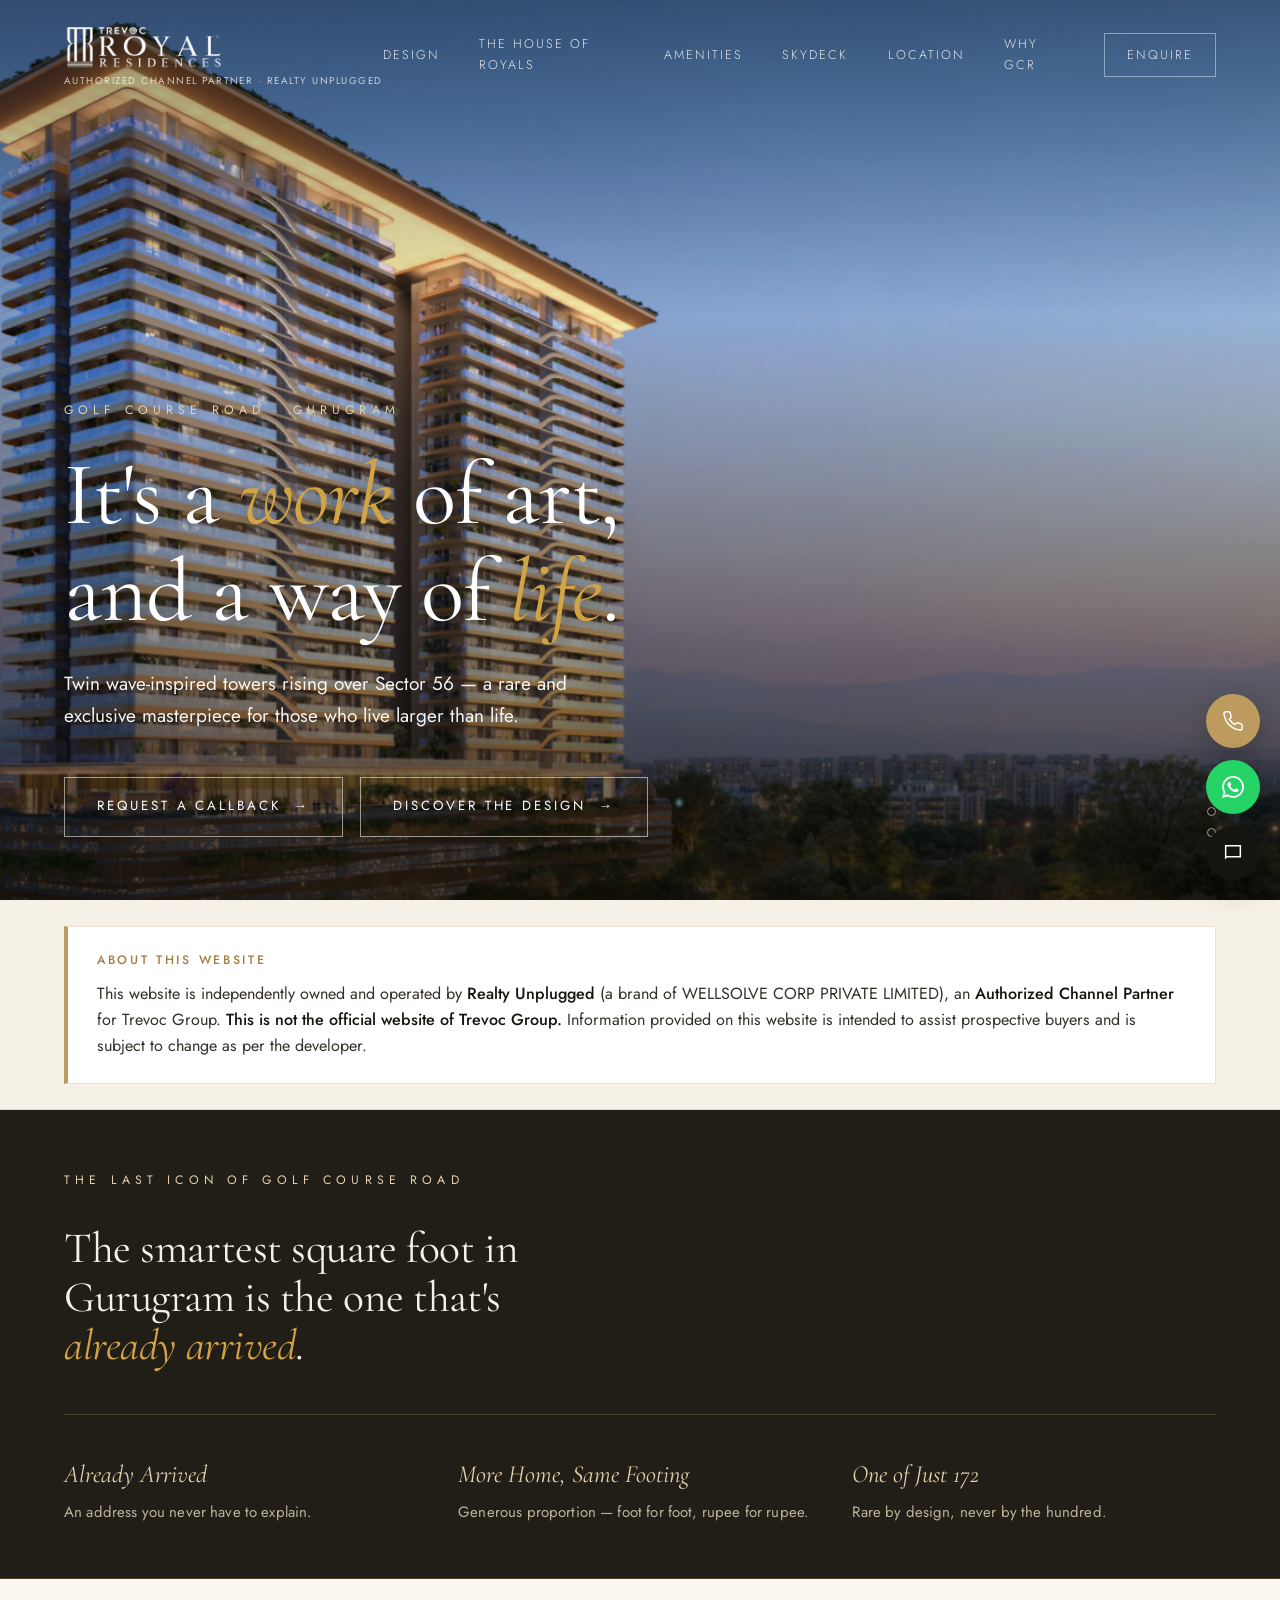
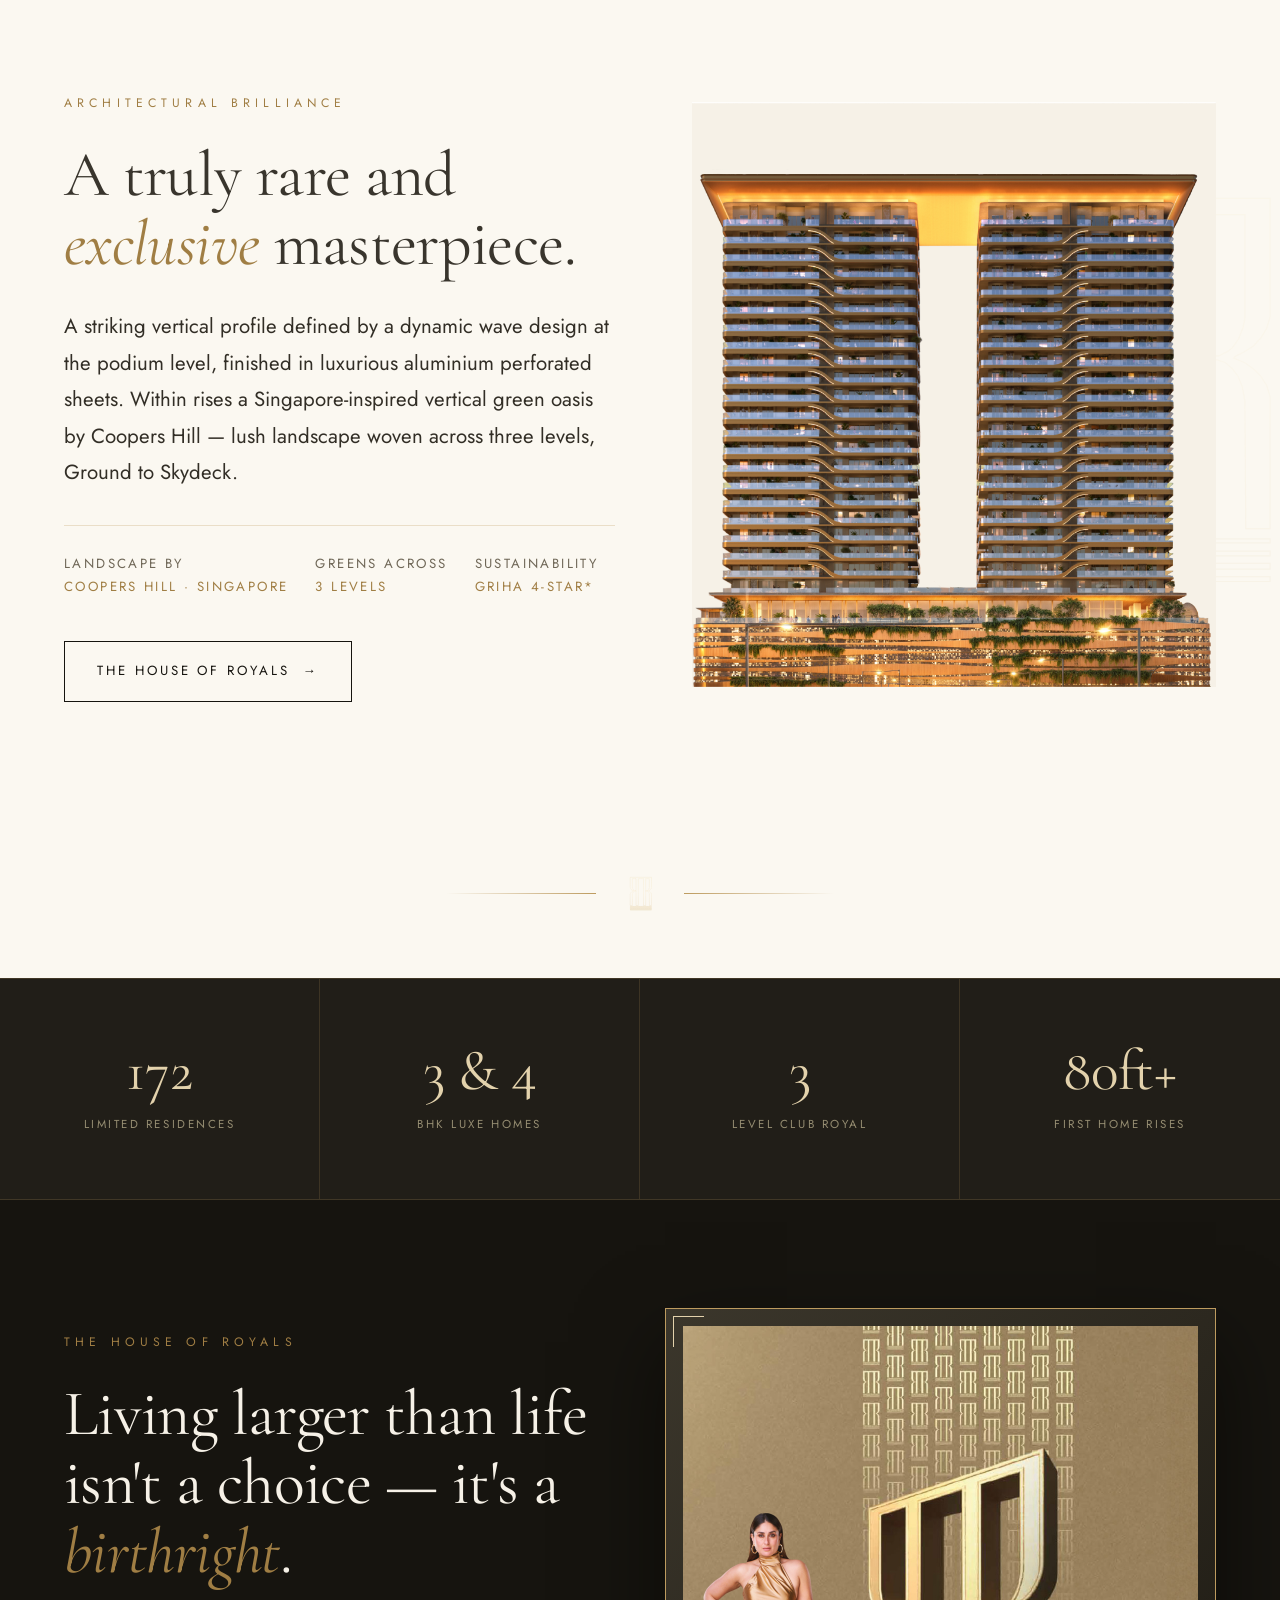
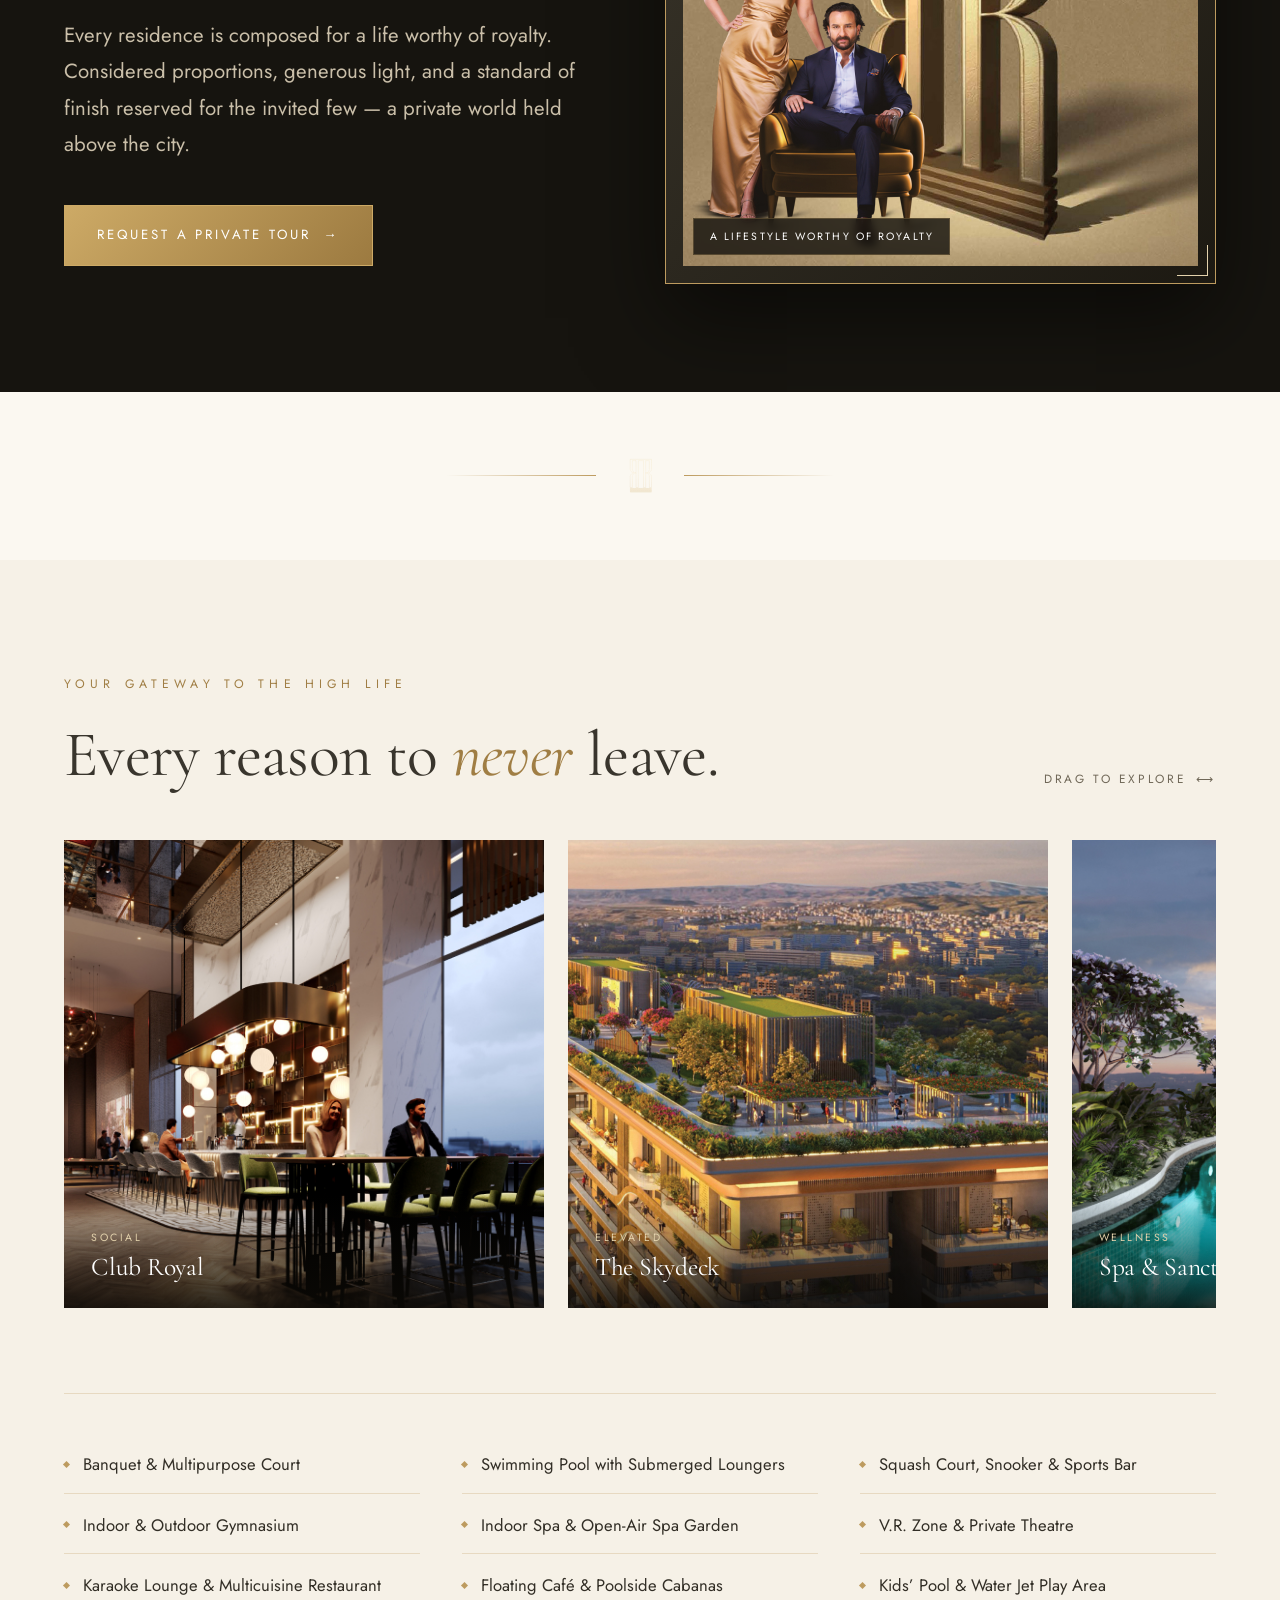
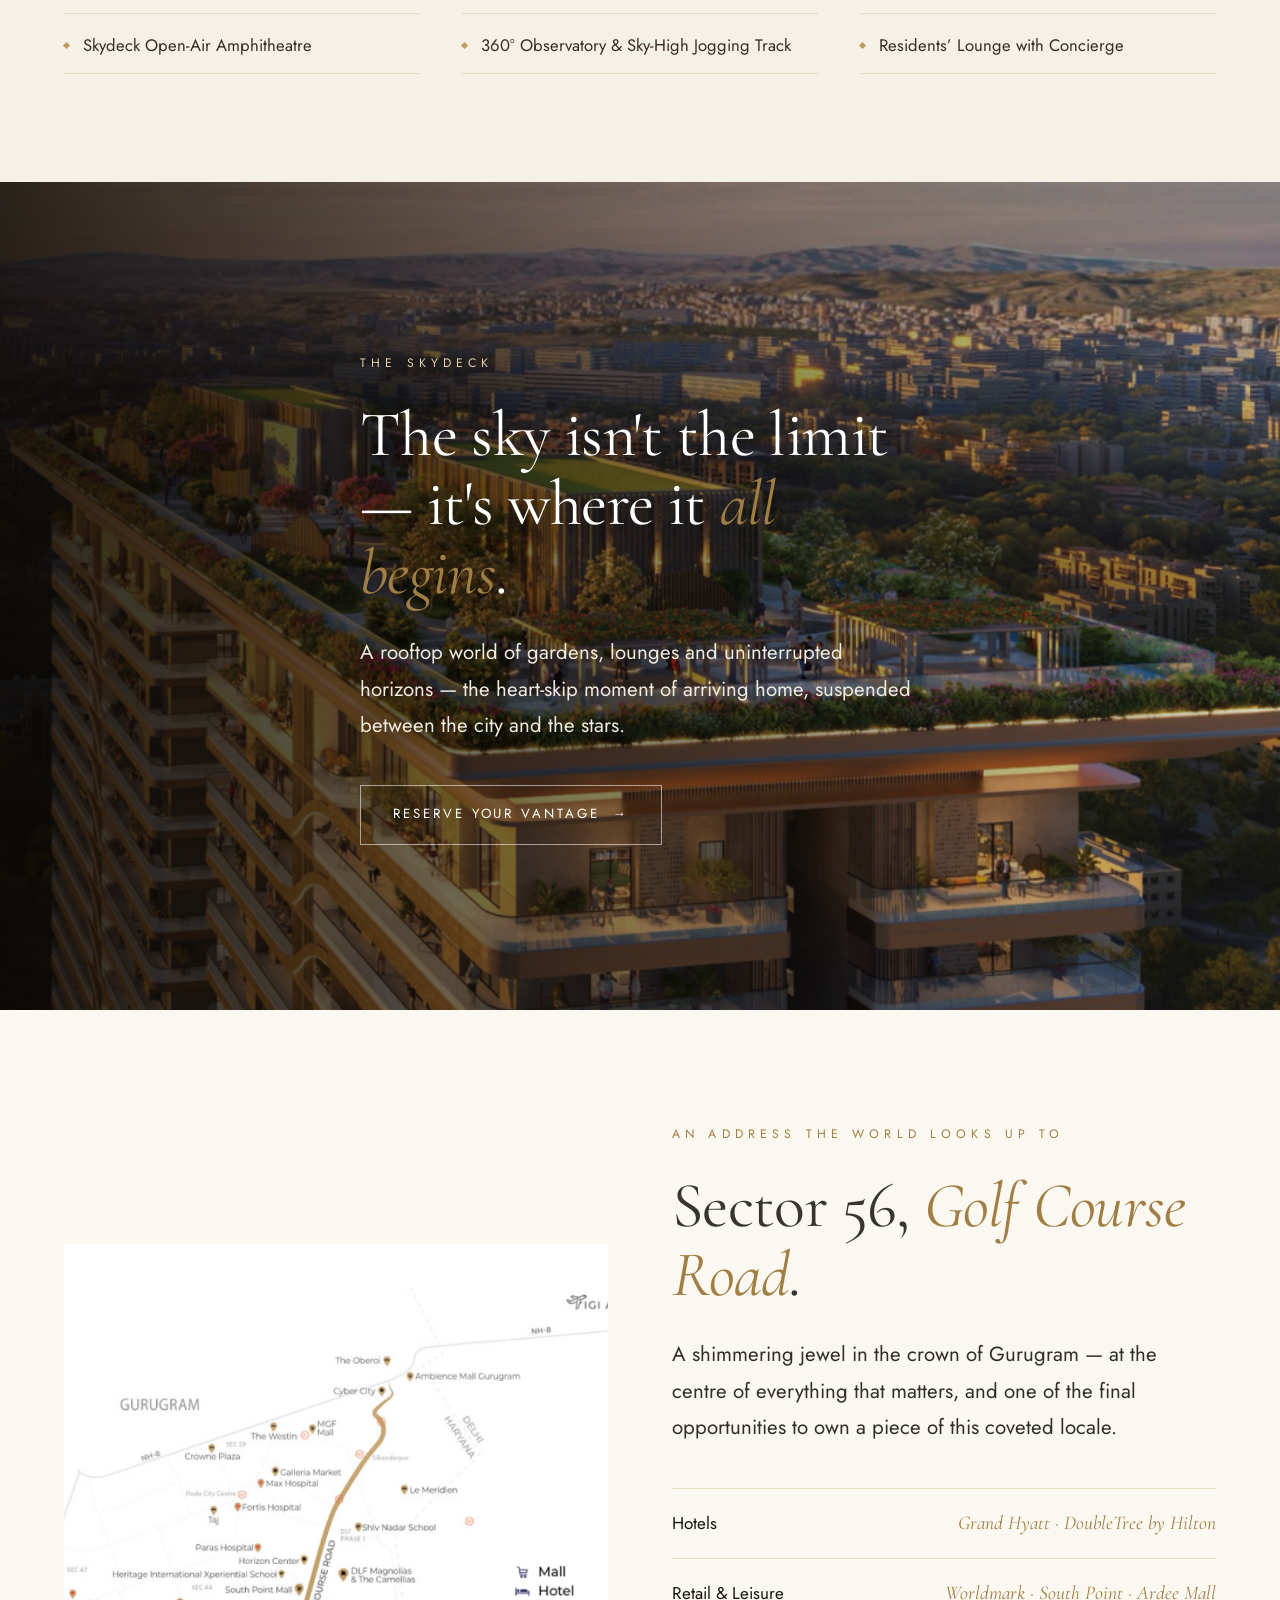
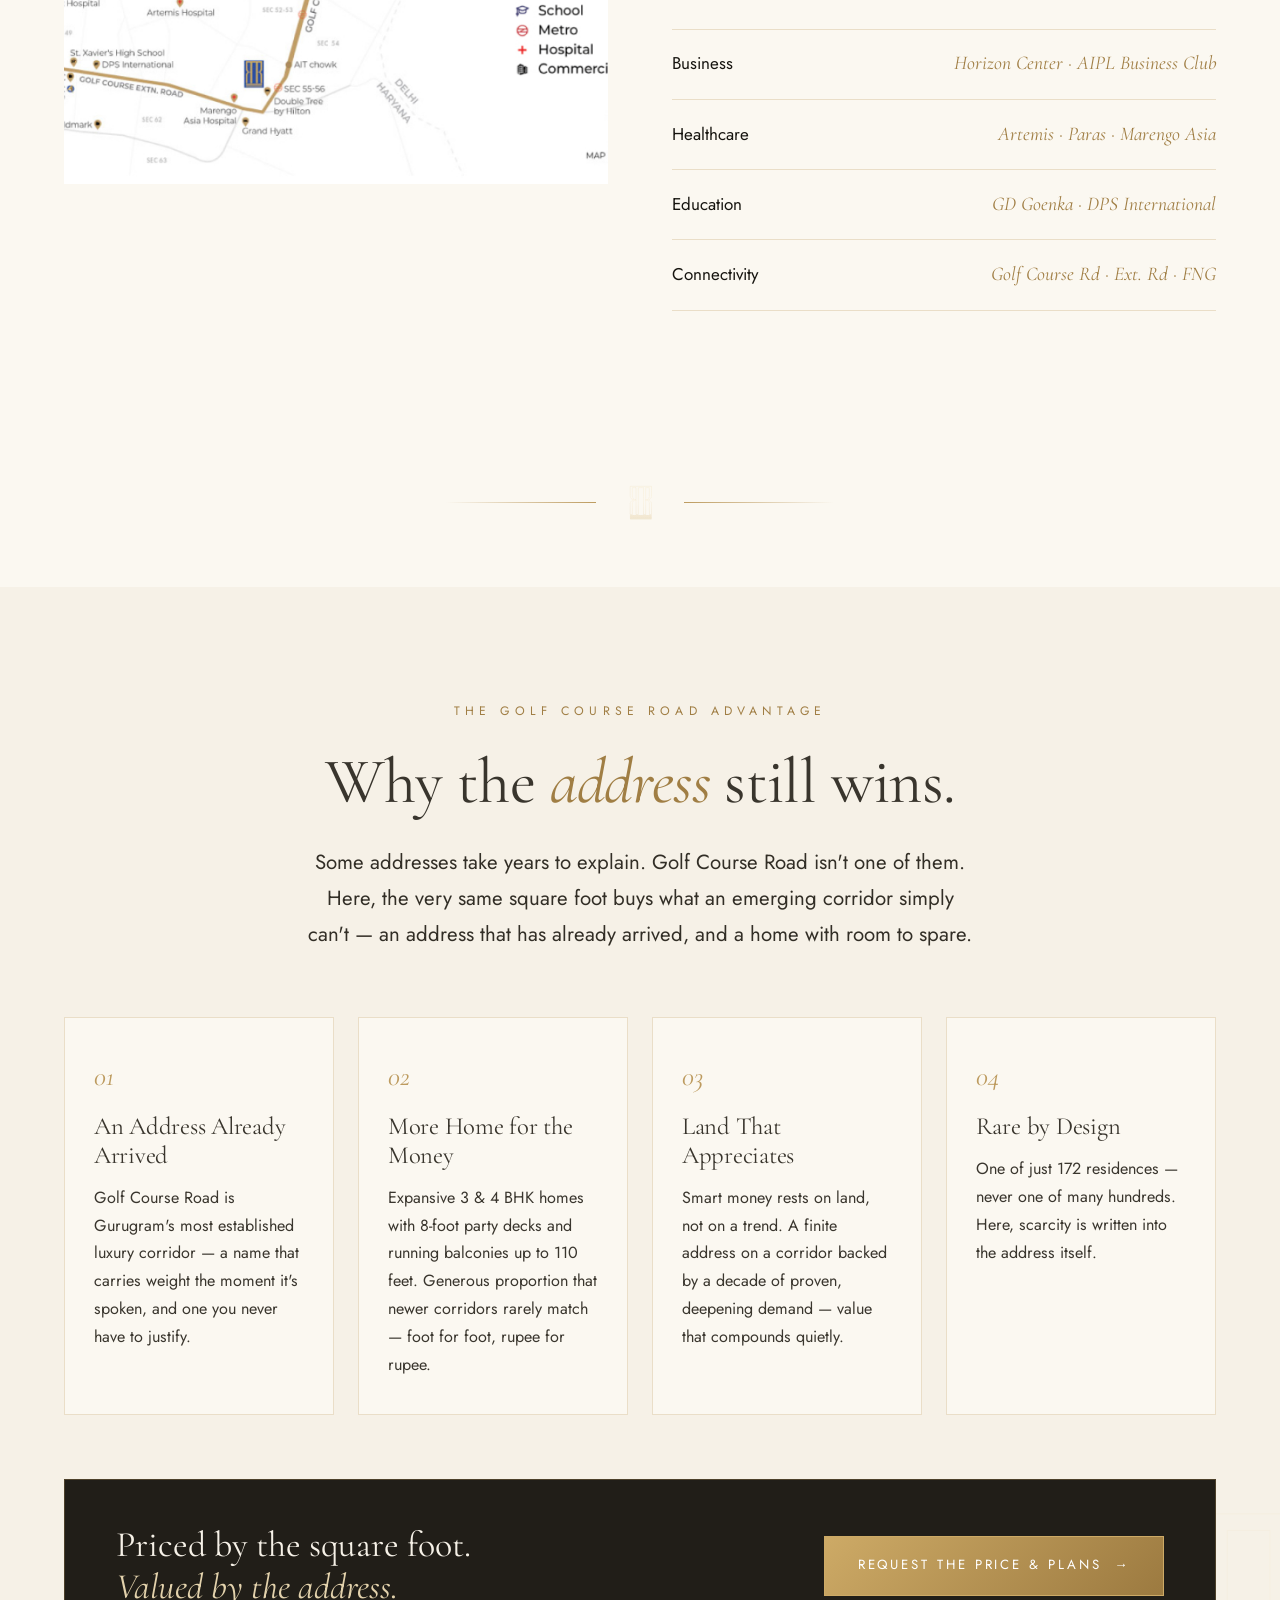
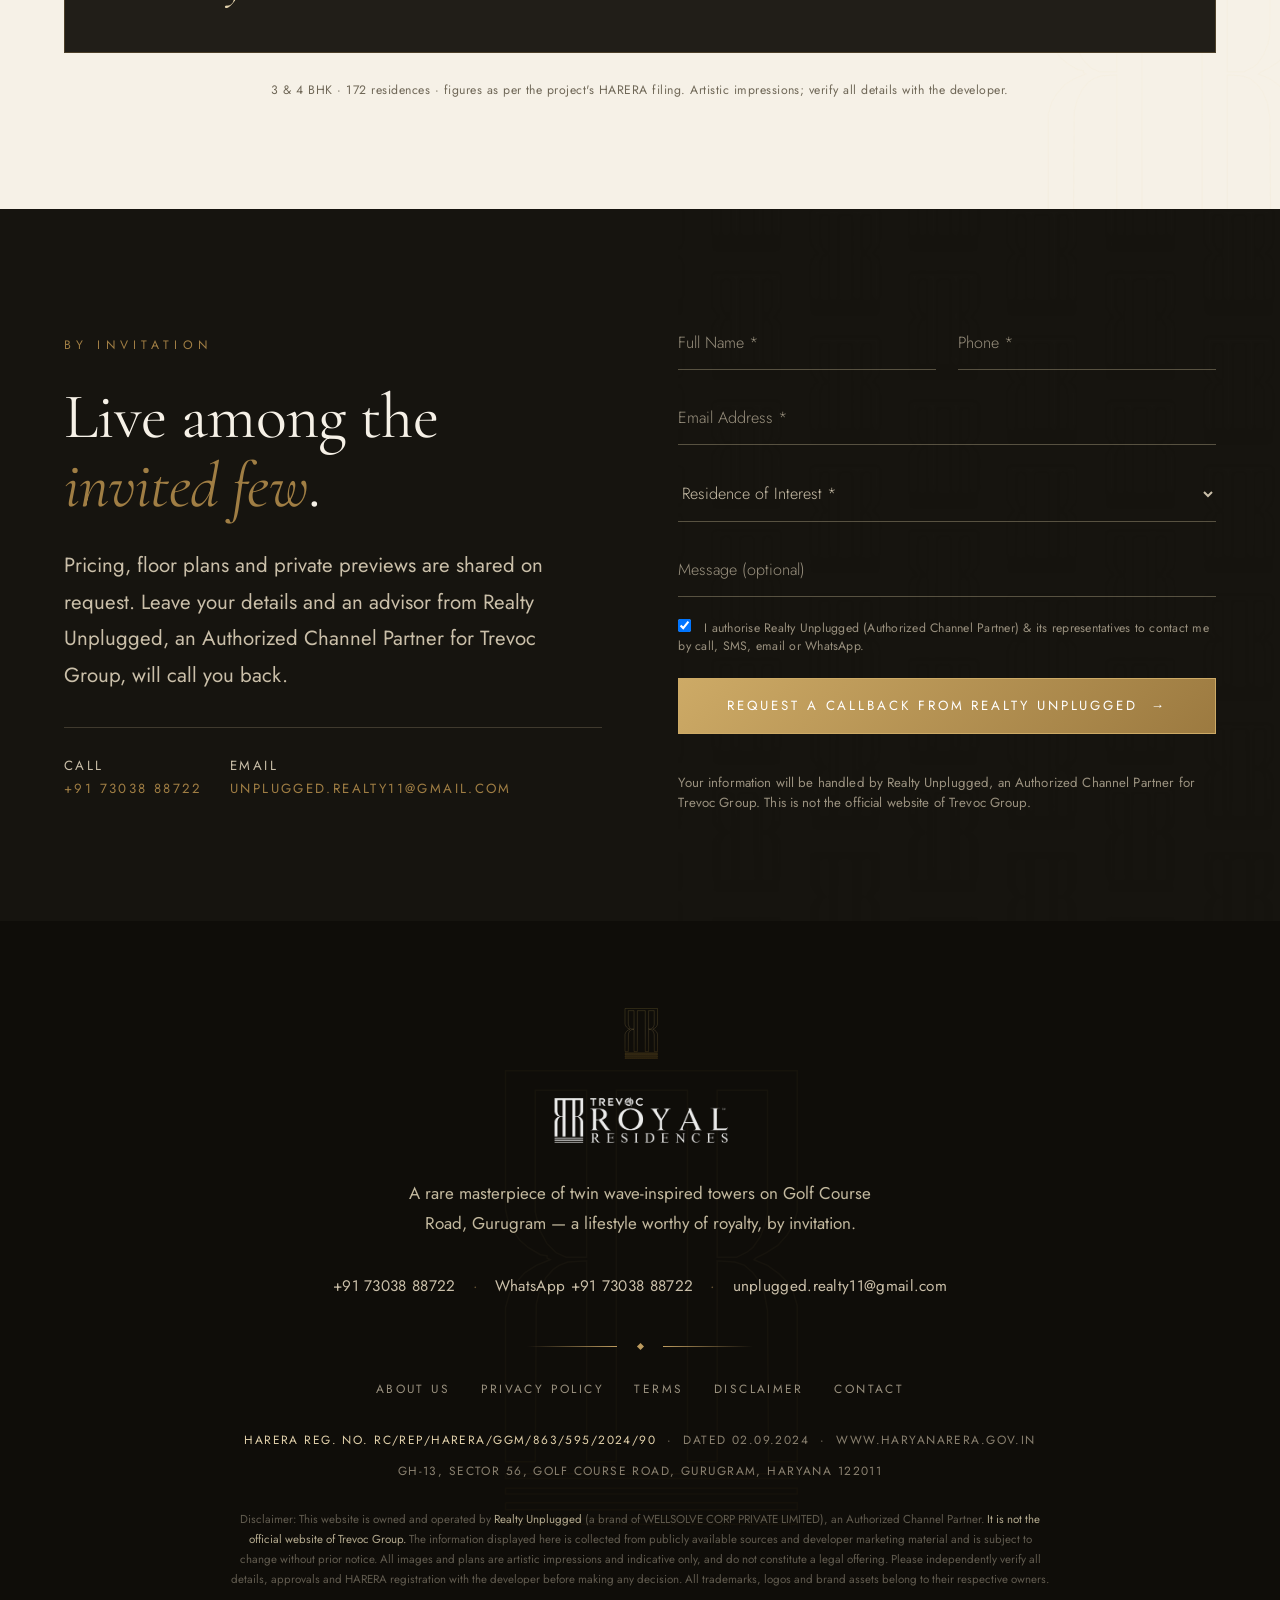
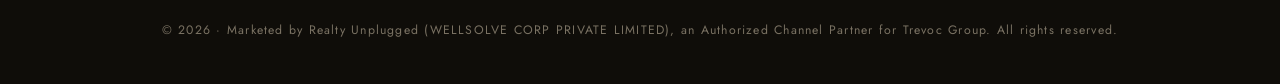
<file: index.html>
<!DOCTYPE html>
<html lang="en">
<head>
<meta charset="UTF-8" />
<meta name="viewport" content="width=device-width, initial-scale=1.0" />
<title>TREVOC Royal Residences — Luxury Apartments on Golf Course Road, Gurugram</title>
<meta name="description" content="TREVOC Royal Residences — a limited edition of 172 ready-to-rise 3 & 4 BHK luxury homes on Golf Course Road, Sector 56, Gurugram. A three-level Club Royal, a rooftop Skydeck and a Singapore-inspired green oasis. By invitation. Enquire for pricing." />
<link rel="icon" href="images/logobox.svg" />
<link rel="preconnect" href="https://fonts.googleapis.com" />
<link rel="preconnect" href="https://fonts.gstatic.com" crossorigin />
<link href="https://fonts.googleapis.com/css2?family=Cormorant+Garamond:ital,wght@0,300;0,400;0,500;0,600;1,300;1,400;1,500&family=Jost:wght@300;400;500&display=swap" rel="stylesheet" />
<style>
  :root{
    --gold:#bd9b5f;
    --gold-deep:#a07e44;
    --gold-soft:#e3d2ac;
    --ink:#16140f;
    --charcoal:#211e18;
    --cream:#f6f1e7;
    --paper:#fbf8f1;
    --muted:#6f6757;
    --body:#39352d;
    --line:rgba(189,155,95,.28);
    --ease:cubic-bezier(.22,1,.36,1);
    --serif:'Cormorant Garamond',Georgia,serif;
    --sans:'Jost',-apple-system,Helvetica,Arial,sans-serif;
  }
  *{margin:0;padding:0;box-sizing:border-box}
  html{scroll-behavior:smooth;font-size:17px}
  body{
    font-family:var(--sans);background:var(--paper);color:var(--body);
    font-weight:400;line-height:1.72;-webkit-font-smoothing:antialiased;
    text-rendering:optimizeLegibility;overflow-x:hidden;
  }
  img{display:block;max-width:100%}
  a{color:inherit;text-decoration:none}
  ::selection{background:var(--gold);color:#fff}

  .wrap{width:min(1280px,90vw);margin-inline:auto}
  .eyebrow{
    font-size:.72rem;letter-spacing:.42em;text-transform:uppercase;color:var(--gold-deep);
    font-weight:400;margin-bottom:1.5rem;display:inline-block;
  }
  h1,h2,h3{font-family:var(--serif);font-weight:400;line-height:1.08;letter-spacing:-.01em}
  h2{font-size:clamp(2.1rem,5vw,4rem)}
  h2 em,h1 em,.it{font-style:italic;color:var(--gold-deep)}
  p.lead{font-size:clamp(1.08rem,1.6vw,1.32rem);color:#322e26;font-weight:400;line-height:1.78;max-width:56ch}

  /* ---------- buttons ---------- */
  .btn{
    display:inline-flex;align-items:center;gap:.75rem;font-family:var(--sans);
    font-size:.78rem;letter-spacing:.22em;text-transform:uppercase;font-weight:400;
    padding:1.05rem 1.9rem;border:1px solid var(--ink);color:var(--ink);background:transparent;
    cursor:pointer;transition:.5s var(--ease);position:relative;overflow:hidden;
  }
  .btn .arw{transition:transform .5s var(--ease)}
  .btn:hover{background:var(--ink);color:var(--paper)}
  .btn:hover .arw{transform:translateX(6px)}
  .btn.gold{border-color:var(--gold);background:var(--gold);color:#fff}
  .btn.gold:hover{background:var(--gold-deep);border-color:var(--gold-deep)}
  .btn.light{border-color:rgba(255,255,255,.55);color:#fff}
  .btn.light:hover{background:#fff;color:var(--ink);border-color:#fff}

  /* ---------- nav ---------- */
  header{
    position:fixed;inset:0 0 auto 0;z-index:60;padding:1.5rem 0;
    transition:.6s var(--ease);
  }
  header.solid{background:rgba(251,248,241,.92);backdrop-filter:blur(14px);box-shadow:0 1px 0 var(--line);padding:.85rem 0}
  .nav{display:flex;align-items:center;justify-content:space-between}
  .nav .logo{display:inline-flex;flex-direction:column;gap:4px;align-items:flex-start}
  .nav .logo img{height:46px;transition:.5s var(--ease)}
  header.solid .nav .logo img{height:40px}
  .nav .logo .inv{filter:brightness(0) invert(1);display:block}
  .nav .logo .nrm{display:none}
  header.solid .nav .logo .inv{display:none}
  header.solid .nav .logo .nrm{display:block}
  .cplabel{font-size:.58rem;letter-spacing:.15em;text-transform:uppercase;color:rgba(255,255,255,.72);font-weight:400;white-space:nowrap;line-height:1}
  header.solid .cplabel{color:var(--gold-deep)}
  @media(max-width:480px){.cplabel{font-size:.5rem;letter-spacing:.08em}}
  .menu{display:flex;gap:2.3rem;align-items:center}
  .menu a{font-size:.74rem;letter-spacing:.16em;text-transform:uppercase;color:#fff;opacity:.85;transition:.3s;position:relative;font-weight:300}
  header.solid .menu a{color:var(--ink)}
  .menu a::after{content:'';position:absolute;left:0;bottom:-6px;width:0;height:1px;background:var(--gold);transition:.4s var(--ease)}
  .menu a:hover{opacity:1}.menu a:hover::after{width:100%}
  .menu .navcta{border:1px solid rgba(255,255,255,.5);padding:.6rem 1.3rem}
  header.solid .menu .navcta{border-color:var(--gold);color:var(--gold-deep)}
  .menu .navcta::after{display:none}
  .burger{display:none;flex-direction:column;gap:5px;cursor:pointer;z-index:70}
  .burger span{width:26px;height:1.5px;background:#fff;transition:.4s var(--ease)}
  header.solid .burger span{background:var(--ink)}

  /* ---------- hero ---------- */
  .hero{position:relative;height:100vh;min-height:620px;display:flex;align-items:flex-end;overflow:hidden}
  .hero-slide{position:absolute;inset:0;opacity:0;transition:opacity 1.8s var(--ease);transform:scale(1.06)}
  .hero-slide.on{opacity:1;animation:kb 8s linear forwards}
  @keyframes kb{from{transform:scale(1.06)}to{transform:scale(1.14)}}
  .hero-slide img{width:100%;height:100%;object-fit:cover}
  .hero::after{content:'';position:absolute;inset:0;background:linear-gradient(180deg,rgba(10,8,5,.45)0%,rgba(10,8,5,.05)35%,rgba(10,8,5,.7)100%);z-index:1}
  .hero-inner{position:relative;z-index:2;color:#fff;padding-bottom:7vh;width:min(1280px,90vw);margin-inline:auto}
  .hero-inner .eyebrow{color:var(--gold-soft)}
  .hero h1{font-size:clamp(2.8rem,7vw,6rem);color:#fff;max-width:16ch;text-shadow:0 2px 30px rgba(8,6,3,.5)}
  .hero h1 em{color:#d2a443;text-shadow:0 2px 22px rgba(8,6,3,.65)}
  .hero .sub{margin-top:1.6rem;max-width:46ch;font-size:1.12rem;line-height:1.7;opacity:.95;font-weight:400}
  .hero .cta-row{margin-top:2.6rem;display:flex;gap:1rem;flex-wrap:wrap}
  .scrollcue{position:absolute;bottom:2.2rem;left:50%;transform:translateX(-50%);z-index:3;color:#fff;font-size:.68rem;letter-spacing:.3em;text-transform:uppercase;display:flex;flex-direction:column;align-items:center;gap:.7rem;opacity:.8}
  .scrollcue .ln{width:1px;height:46px;background:linear-gradient(#fff,transparent);position:relative;overflow:hidden}
  .scrollcue .ln::after{content:'';position:absolute;top:-50%;left:0;width:100%;height:50%;background:var(--gold-soft);animation:drop 2.2s var(--ease) infinite}
  @keyframes drop{0%{top:-50%}60%,100%{top:100%}}
  .dots{position:absolute;right:max(5vw,2rem);bottom:7vh;z-index:3;display:flex;flex-direction:column;gap:.7rem}
  .dots button{width:9px;height:9px;border-radius:50%;border:1px solid rgba(255,255,255,.6);background:transparent;cursor:pointer;transition:.4s;padding:0}
  .dots button.on{background:var(--gold-soft);border-color:var(--gold-soft)}

  /* ---------- reveal ---------- */
  .rv{opacity:0;transform:translateY(34px);transition:1.1s var(--ease)}
  .rv.in{opacity:1;transform:none}
  .rv.d1{transition-delay:.12s}.rv.d2{transition-delay:.24s}.rv.d3{transition-delay:.36s}

  /* ---------- sections ---------- */
  section{position:relative}
  .pad{padding:clamp(5rem,12vh,10rem) 0}
  .center{text-align:center;max-width:760px;margin-inline:auto}

  /* intro split */
  .split{display:grid;grid-template-columns:1.05fr 1fr;gap:clamp(2rem,6vw,6rem);align-items:center}
  .split.rev{grid-template-columns:1fr 1.05fr}
  .split .media{position:relative}
  .split .media img{width:100%;height:clamp(420px,62vh,720px);object-fit:cover}
  .split.contain .media img{height:auto;object-fit:contain;background:var(--cream)}
  .figtag{position:absolute;bottom:1.2rem;left:1.2rem;background:rgba(22,20,15,.78);color:#fff;font-size:.62rem;letter-spacing:.2em;text-transform:uppercase;padding:.5rem .9rem;backdrop-filter:blur(4px)}
  .archlist{display:flex;gap:1.6rem;flex-wrap:wrap;margin-top:2rem;border-top:1px solid var(--line);padding-top:1.6rem}
  .archlist span{font-size:.78rem;letter-spacing:.18em;text-transform:uppercase;color:var(--muted)}
  .archlist b{color:var(--gold-deep);font-weight:400}

  /* royals feature dark */
  .royals{background:var(--ink);color:var(--cream);overflow:hidden}
  .royals .split{align-items:center}
  .royals h2{color:var(--cream)}
  .royals p.lead{color:#cabfa9}
  .royals .media img{height:clamp(440px,70vh,760px)}

  /* stat band */
  .stats{background:var(--charcoal);color:var(--cream);border-top:1px solid rgba(189,155,95,.2);border-bottom:1px solid rgba(189,155,95,.2)}
  .statgrid{display:grid;grid-template-columns:repeat(4,1fr);text-align:center}
  .statgrid .st{padding:clamp(2.4rem,5vw,4rem) 1rem;border-right:1px solid rgba(189,155,95,.18)}
  .statgrid .st:last-child{border-right:none}
  .statgrid .num{font-family:var(--serif);font-size:clamp(2.4rem,4.5vw,3.6rem);color:var(--gold-soft);line-height:1}
  .statgrid .lbl{font-size:.68rem;letter-spacing:.22em;text-transform:uppercase;color:#b3a988;margin-top:.9rem;opacity:.8}

  /* amenities carousel */
  .amen{background:var(--cream)}
  .caro-head{display:flex;justify-content:space-between;align-items:flex-end;flex-wrap:wrap;gap:1.5rem;margin-bottom:3rem}
  .caro{display:flex;gap:1.4rem;overflow-x:auto;cursor:grab;scroll-snap-type:x mandatory;padding-bottom:1.5rem;scrollbar-width:none}
  .caro::-webkit-scrollbar{display:none}
  .caro.drag{cursor:grabbing}
  .card{flex:0 0 clamp(280px,40vw,480px);scroll-snap-align:start;position:relative;overflow:hidden}
  .card img{width:100%;height:clamp(360px,52vh,560px);object-fit:cover;transition:1.2s var(--ease)}
  .card:hover img{transform:scale(1.06)}
  .card .cap{position:absolute;inset:auto 0 0 0;padding:2rem 1.6rem 1.6rem;background:linear-gradient(transparent,rgba(12,10,6,.85));color:#fff}
  .card .cap .k{font-size:.62rem;letter-spacing:.24em;text-transform:uppercase;color:var(--gold-soft)}
  .card .cap h3{font-size:1.5rem;color:#fff;margin-top:.35rem}
  .drag-hint{font-size:.7rem;letter-spacing:.22em;text-transform:uppercase;color:var(--muted);display:flex;align-items:center;gap:.6rem}
  .amenlist{display:grid;grid-template-columns:repeat(3,1fr);gap:.2rem 2.5rem;margin-top:3.5rem;border-top:1px solid var(--line);padding-top:2.5rem}
  .amenlist div{padding:.8rem 0;border-bottom:1px solid var(--line);font-size:.98rem;color:#322e26;display:flex;gap:.8rem;align-items:center}
  .amenlist div::before{content:'';width:5px;height:5px;background:var(--gold);transform:rotate(45deg);flex:0 0 auto}

  /* full bleed feature */
  .bleed{position:relative;height:clamp(560px,92vh,900px);display:flex;align-items:center;overflow:hidden}
  .bleed img{position:absolute;inset:0;width:100%;height:100%;object-fit:cover}
  .bleed::after{content:'';position:absolute;inset:0;background:linear-gradient(90deg,rgba(8,6,4,.86),rgba(8,6,4,.4)60%,rgba(8,6,4,.15)100%)}
  .bleed .bx{position:relative;z-index:2;color:#fff;max-width:560px}
  .bleed h2{color:#fff;text-shadow:0 2px 30px rgba(0,0,0,.55)}.bleed .eyebrow{color:var(--gold-soft)}
  .bleed p.lead{color:#f0ebde;text-shadow:0 1px 18px rgba(0,0,0,.5)}

  /* location */
  .loc{background:var(--paper)}
  .locgrid{display:grid;grid-template-columns:1fr 1fr;gap:clamp(2rem,5vw,5rem);align-items:center}
  .loc .media img{width:100%;height:clamp(420px,60vh,640px);object-fit:cover}
  .distlist{margin-top:2.5rem;border-top:1px solid var(--line)}
  .distlist .row{display:flex;justify-content:space-between;align-items:baseline;padding:1.05rem 0;border-bottom:1px solid var(--line)}
  .distlist .row .pl{font-size:1rem;color:var(--ink)}
  .distlist .row .ds{font-family:var(--serif);font-style:italic;color:var(--gold-deep);font-size:1.15rem}

  /* enquire */
  .enq{background:var(--ink);color:var(--cream);position:relative;overflow:hidden}
  .enq .lightel{position:absolute;right:-8%;top:-10%;width:55%;opacity:.16;pointer-events:none}
  .enqgrid{display:grid;grid-template-columns:1fr 1fr;gap:clamp(2.5rem,6vw,6rem);align-items:center;position:relative;z-index:2}
  .enq h2{color:var(--cream)}
  .enq p.lead{color:#cabfa9}
  form{display:grid;gap:1.3rem}
  .frow{display:grid;grid-template-columns:1fr 1fr;gap:1.3rem}
  .field{position:relative}
  .field input,.field select{
    width:100%;background:transparent;border:none;border-bottom:1px solid rgba(227,210,172,.32);
    color:var(--cream);font-family:var(--sans);font-size:.95rem;font-weight:300;padding:.85rem 0;outline:none;transition:.4s;
  }
  .field select{color:#cabfa9}
  .field select option{background:var(--ink);color:var(--cream)}
  .field input::placeholder{color:#9a917f}
  .field input:focus,.field select:focus{border-color:var(--gold)}
  .consent{font-size:.72rem;color:#9a917f;letter-spacing:.02em;line-height:1.5}
  .formnote{font-size:.8rem;color:var(--gold-soft);letter-spacing:.04em;display:none}
  .formnote.show{display:block}

  /* footer — minimal, centered (Westin structure) */
  footer{background:#0f0d09;color:#9a917f;padding:clamp(4rem,9vh,7rem) 0 2.5rem;text-align:center;position:relative;overflow:hidden}
  .fcenter{display:flex;flex-direction:column;align-items:center;position:relative;z-index:1}
  footer .fmono{height:64px;width:auto;margin-bottom:1.6rem;opacity:.95}
  footer img.flogo{height:54px;width:auto;filter:brightness(0) invert(1);opacity:.92;margin-bottom:1.8rem}
  .ftag{max-width:48ch;color:#c2b89e;font-weight:400;font-size:1rem;line-height:1.8}
  .fcontact{margin-top:2rem;display:flex;flex-wrap:wrap;justify-content:center;gap:.4rem 1rem;font-size:.9rem;letter-spacing:.02em}
  .fcontact a{color:#cabfa9;transition:.3s;position:relative}
  .fcontact a:hover{color:var(--gold-soft)}
  .fcontact .sep{color:rgba(189,155,95,.5)}
  .forn{display:flex;align-items:center;gap:1.2rem;margin:2.6rem 0 1.8rem}
  .forn .ln{height:1px;width:90px;background:linear-gradient(90deg,transparent,var(--gold))}
  .forn .ln.r{background:linear-gradient(90deg,var(--gold),transparent)}
  .forn .dot{width:5px;height:5px;background:var(--gold);transform:rotate(45deg)}
  .flinks{display:flex;flex-wrap:wrap;justify-content:center;gap:1.8rem;font-size:.7rem;letter-spacing:.2em;text-transform:uppercase}
  .flinks a{color:#9a917f;transition:.3s}.flinks a:hover{color:var(--gold-soft)}
  .frera{margin-top:1.8rem;font-size:.7rem;letter-spacing:.12em;text-transform:uppercase;color:#8a8170}
  .frera b{color:var(--gold-soft);font-weight:400}
  .disc{max-width:820px;font-size:.68rem;line-height:1.75;color:#615b4f;margin-top:1.6rem}
  .fcopy{margin-top:1.8rem;font-size:.72rem;letter-spacing:.1em;color:#7a7263}

  /* ---------- royal ornamentation ---------- */
  .orn{display:flex;align-items:center;justify-content:center;gap:1.5rem;width:min(1280px,90vw);margin-inline:auto;padding:clamp(3rem,7vh,5.5rem) 0}
  .orn .ln{height:1px;width:min(150px,20vw);background:linear-gradient(90deg,transparent,var(--gold))}
  .orn .ln.r{background:linear-gradient(90deg,var(--gold),transparent)}
  .orn .mono{height:42px;width:auto;opacity:.95}
  .orn.dark .ln{background:linear-gradient(90deg,transparent,var(--gold-soft))}
  .orn.dark .ln.r{background:linear-gradient(90deg,var(--gold-soft),transparent)}
  .watermark{position:absolute;pointer-events:none;opacity:.045;width:min(440px,42vw);z-index:0}

  /* framed royal key-visual */
  .frame{position:relative;padding:clamp(10px,1.3vw,18px);border:1px solid var(--gold);
    background:linear-gradient(135deg,rgba(227,210,172,.18),rgba(189,155,95,.04));
    box-shadow:0 34px 80px rgba(0,0,0,.5);}
  .frame::before,.frame::after{content:'';position:absolute;width:30px;height:30px;border:1px solid var(--gold-soft);z-index:3}
  .frame::before{top:7px;left:7px;border-right:none;border-bottom:none}
  .frame::after{bottom:7px;right:7px;border-left:none;border-top:none}
  .frame img{width:100%;display:block;object-fit:cover;object-position:left center;height:clamp(460px,60vh,640px)}
  .royals .media img{height:clamp(460px,60vh,640px)}
  .royals .figtag{bottom:1.6rem;left:1.6rem;background:rgba(22,20,15,.82);border:1px solid var(--line)}

  /* richer gold buttons */
  .btn.gold{background:linear-gradient(135deg,#cdaa66,#9c7a40);border-color:#cdaa66}
  .btn.gold:hover{background:linear-gradient(135deg,#b8924f,#8a6b35);border-color:#b8924f}

  /* floating actions */
  .float{position:fixed;right:1.2rem;bottom:1.2rem;z-index:55;display:flex;flex-direction:column;gap:.7rem}
  .float a{width:54px;height:54px;border-radius:50%;display:grid;place-items:center;background:var(--ink);color:#fff;box-shadow:0 8px 30px rgba(0,0,0,.25);transition:.4s var(--ease)}
  .float a.wa{background:#25d366}
  .float a.cl{background:var(--gold)}
  .float a:hover{transform:translateY(-4px) scale(1.05)}
  .float a svg{width:22px;height:22px}

  /* ---------- channel-partner disclosure (below hero) ---------- */
  .disclosure{background:var(--cream);border-bottom:1px solid var(--line);padding:1.5rem 0}
  .disclosure .dbox{background:#fff;border:1px solid var(--line);border-left:4px solid var(--gold);padding:1.4rem 1.7rem}
  .disclosure .dlabel{display:block;font-size:.72rem;letter-spacing:.22em;text-transform:uppercase;color:var(--gold-deep);font-weight:500;margin-bottom:.55rem}
  .disclosure p{font-size:.95rem;line-height:1.62;color:#34302a;margin:0;max-width:none}
  .disclosure strong{color:var(--ink);font-weight:500}
  /* form disclosure line */
  .formdisc{font-size:.78rem;color:#9a917f;line-height:1.5;margin-top:1rem;letter-spacing:.01em}

  /* ---------- strategy hook band (upper) ---------- */
  .stratband{background:var(--charcoal);color:var(--cream);padding:clamp(3rem,6vh,4.6rem) 0;border-bottom:1px solid var(--line)}
  .stratband .eyebrow{color:var(--gold-soft)}
  .stratband h2{color:var(--cream);font-size:clamp(1.7rem,3.4vw,2.8rem);max-width:26ch;margin-top:.4rem;line-height:1.12}
  .stratband h2 em{color:#d2a443}
  .strat-points{display:grid;grid-template-columns:repeat(3,1fr);gap:1.8rem;margin-top:2.6rem;border-top:1px solid var(--line);padding-top:2.2rem}
  .strat-points div{display:flex;flex-direction:column;gap:.35rem}
  .strat-points b{font-family:var(--serif);font-style:italic;font-size:1.45rem;color:var(--gold-soft);font-weight:400}
  .strat-points span{font-size:.88rem;color:#bdb39c;letter-spacing:.01em;line-height:1.55}
  @media(max-width:760px){.strat-points{grid-template-columns:1fr;gap:1.3rem}}

  /* ---------- Why Golf Course Road ---------- */
  .gcr{background:var(--cream);position:relative;overflow:hidden}
  .gcr .watermark{right:-8%;bottom:-12%;opacity:.04}
  .gcr .center{margin-bottom:clamp(2.6rem,5vw,4rem);position:relative;z-index:1}
  .gcr .center p.lead{margin-inline:auto}
  .gcr-grid{display:grid;grid-template-columns:repeat(4,1fr);gap:1.4rem;position:relative;z-index:1}
  .gcr-card{background:var(--paper);border:1px solid var(--line);padding:2.1rem 1.7rem;position:relative;transition:.5s var(--ease)}
  .gcr-card:hover{border-color:var(--gold);transform:translateY(-6px);box-shadow:0 26px 54px rgba(120,90,30,.13)}
  .gcr-card .n{font-family:var(--serif);font-style:italic;font-size:1.6rem;color:var(--gold)}
  .gcr-card h3{font-size:1.45rem;line-height:1.16;margin:.7rem 0 .85rem}
  .gcr-card p{font-size:.95rem;color:#3a362e;line-height:1.72}
  .gcr-banner{margin-top:clamp(2.6rem,5vw,4rem);background:var(--charcoal);color:var(--cream);position:relative;z-index:1;
    display:flex;align-items:center;justify-content:space-between;gap:2rem;flex-wrap:wrap;
    padding:clamp(1.9rem,3.4vw,2.8rem) clamp(1.8rem,4vw,3.4rem);border:1px solid var(--line)}
  .gcr-banner p{font-family:var(--serif);font-size:clamp(1.5rem,2.8vw,2.15rem);line-height:1.18;max-width:22ch}
  .gcr-banner p em{font-style:italic;color:var(--gold-soft)}
  .gcr-foot{margin-top:1.6rem;font-size:.72rem;letter-spacing:.04em;color:var(--muted);text-align:center;position:relative;z-index:1}

  /* ---------- popup modal ---------- */
  .modal{position:fixed;inset:0;z-index:90;display:flex;align-items:center;justify-content:center;padding:1.2rem;
    background:rgba(10,8,5,.72);backdrop-filter:blur(6px);opacity:0;visibility:hidden;transition:.5s var(--ease)}
  .modal.show{opacity:1;visibility:visible}
  .modal .box{position:relative;width:min(940px,100%);max-height:92vh;overflow:hidden;background:var(--ink);
    display:grid;grid-template-columns:.92fr 1.08fr;transform:translateY(28px) scale(.98);transition:.6s var(--ease);box-shadow:0 40px 100px rgba(0,0,0,.6)}
  .modal.show .box{transform:none}
  .modal .visual{position:relative;background:#000}
  .modal .visual img{width:100%;height:100%;object-fit:cover;object-position:left center;opacity:.92}
  .modal .visual::after{content:'';position:absolute;inset:0;background:linear-gradient(180deg,transparent,rgba(22,20,15,.5))}
  .modal .visual .vtag{position:absolute;left:1.6rem;bottom:1.5rem;z-index:2;color:#fff}
  .modal .visual .vtag .e{font-size:.64rem;letter-spacing:.28em;text-transform:uppercase;color:var(--gold-soft)}
  .modal .visual .vtag h3{font-family:var(--serif);font-size:1.7rem;color:#fff;line-height:1.1;margin-top:.3rem}
  .modal .pane{padding:clamp(2rem,4vw,3rem);color:var(--cream);overflow-y:auto}
  .modal .pane .eyebrow{color:var(--gold-soft);margin-bottom:.9rem}
  .modal .pane h2{color:var(--cream);font-size:clamp(1.7rem,3vw,2.3rem)}
  .modal .pane h2 em{color:var(--gold-soft)}
  .modal .pane p{color:#cabfa9;font-size:.95rem;margin:.9rem 0 1.6rem}
  .modal .mperks{list-style:none;margin:1.1rem 0 1.6rem;display:grid;gap:.55rem}
  .modal .mperks li{font-size:.92rem;color:#d8cdb4;display:flex;align-items:center;gap:.7rem}
  .modal .mperks li::before{content:'';width:7px;height:7px;background:var(--gold);transform:rotate(45deg);flex:0 0 auto}
  .modal .mtrust{font-size:.74rem;color:#8f8772;margin-top:.9rem;line-height:1.5;letter-spacing:.01em}
  .modal form{gap:1.05rem}
  .modal .close{position:absolute;top:1rem;right:1rem;z-index:5;width:40px;height:40px;border:1px solid rgba(227,210,172,.4);
    background:rgba(22,20,15,.5);color:var(--cream);border-radius:50%;cursor:pointer;font-size:1.1rem;line-height:1;transition:.4s var(--ease)}
  .modal .close:hover{background:var(--gold);border-color:var(--gold);color:#fff;transform:rotate(90deg)}
  .modal .mnote{font-size:.8rem;color:var(--gold-soft);display:none}
  .modal .mnote.show{display:block}
  @media(max-width:760px){
    .modal{padding:.8rem}
    .modal .box{grid-template-columns:1fr;max-height:95vh;overflow-y:auto}
    .modal .visual{height:118px}
    .modal .visual .vtag{bottom:.7rem;left:1.1rem}
    .modal .visual .vtag h3{font-size:1.2rem}
    .modal .pane{padding:1.5rem 1.3rem 1.6rem}
    .modal .pane h2{font-size:1.5rem}
    .modal .pane p{font-size:.9rem;margin:.7rem 0 1.2rem}
    .modal form{gap:.85rem}
    .modal .frow{grid-template-columns:1fr}
  }

  /* ---------- tablet ---------- */
  @media(max-width:980px){
    .amenlist{grid-template-columns:1fr 1fr}
    .gcr-grid{grid-template-columns:1fr 1fr}
  }

  /* ---------- mobile ---------- */
  @media(max-width:880px){
    .wrap{width:88vw}
    .menu{position:fixed;inset:0;background:var(--ink);flex-direction:column;justify-content:center;gap:2.4rem;transform:translateX(100%);transition:.6s var(--ease)}
    .menu.open{transform:none}
    .menu a{color:#fff;font-size:1.15rem;opacity:.95}
    header.solid .menu a{color:#fff}
    .menu .navcta{border-color:var(--gold);padding:.8rem 1.6rem}
    .burger{display:flex}
    .burger.x span:nth-child(1){transform:translateY(6.5px) rotate(45deg)}
    .burger.x span:nth-child(2){opacity:0}
    .burger.x span:nth-child(3){transform:translateY(-6.5px) rotate(-45deg)}
    .burger.x span{background:#fff !important}

    .nav .logo img{height:38px}
    header.solid .nav .logo img{height:34px}

    .pad{padding:clamp(3.4rem,8vh,5rem) 0}
    .split,.split.rev,.locgrid,.enqgrid{grid-template-columns:1fr;gap:2.4rem}
    .split.rev .media{order:-1}
    .split.contain .media,.loc .media{order:-1}
    .split.contain .media img,.loc .media img{height:clamp(300px,50vh,420px)}
    .frame img,.royals .media img{height:clamp(380px,56vh,500px)}

    .bleed{height:auto;min-height:78vh;padding:5rem 0}
    .bleed::after{background:linear-gradient(180deg,rgba(8,6,4,.5),rgba(8,6,4,.82))}
    .bleed .bx{max-width:100%}

    .hero{min-height:88vh}
    .hero-inner{padding-bottom:9vh}
    .hero .cta-row{flex-direction:column;align-items:stretch;gap:.8rem}
    .hero .cta-row .btn{justify-content:center}

    .statgrid{grid-template-columns:1fr 1fr}
    .statgrid .st{border-right:none;border-bottom:1px solid rgba(189,155,95,.18)}
    .statgrid .st:nth-child(odd){border-right:1px solid rgba(189,155,95,.18)}
    .statgrid .st:nth-last-child(-n+2){border-bottom:none}

    .caro-head{margin-bottom:2rem}
    .card{flex-basis:80vw}
    .card img{height:clamp(340px,56vh,460px)}
    .amenlist{grid-template-columns:1fr;margin-top:2.4rem;padding-top:1.8rem}

    .frow{grid-template-columns:1fr}
    .enq .lightel{display:none}
    .dots{display:none}
    .gcr-banner{flex-direction:column;text-align:center;align-items:stretch}
    .gcr-banner p{max-width:100%}
    .gcr-banner .btn{justify-content:center}
    .orn{padding:clamp(2.4rem,6vh,3.5rem) 0}
    .orn .mono{height:36px}
    .flinks{gap:1.1rem}
    .float a{width:50px;height:50px}
  }

  /* ---------- small phone ---------- */
  @media(max-width:480px){
    html{font-size:16px}
    .wrap{width:90vw}
    .hero h1{font-size:clamp(2.4rem,11vw,3.2rem)}
    .archlist{gap:1.2rem}
    .archlist span{font-size:.74rem}
    .card{flex-basis:84vw}
    .fcontact{flex-direction:column;gap:.45rem}
    .fcontact .sep{display:none}
    .distlist .row{flex-direction:column;gap:.25rem;align-items:flex-start}
    .gcr-grid{grid-template-columns:1fr}
    .float{right:.9rem;bottom:.9rem;gap:.6rem}
  }

  @media(prefers-reduced-motion:reduce){
    *{animation:none !important;transition-duration:.001s !important}
    .rv{opacity:1;transform:none}
  }
</style>

<!-- ============ Meta Pixel ============ -->
<script>
  !function(f,b,e,v,n,t,s)
  {if(f.fbq)return;n=f.fbq=function(){n.callMethod?
  n.callMethod.apply(n,arguments):n.queue.push(arguments)};
  if(!f._fbq)f._fbq=n;n.push=n;n.loaded=!0;n.version='2.0';
  n.queue=[];t=b.createElement(e);t.async=!0;
  t.src=v;s=b.getElementsByTagName(e)[0];
  s.parentNode.insertBefore(t,s)}(window,document,'script',
  'https://connect.facebook.net/en_US/fbevents.js');
  fbq('init','3598440986971121');
  fbq('track','PageView');
</script>
<noscript><img height="1" width="1" style="display:none"
  src="https://www.facebook.com/tr?id=3598440986971121&ev=PageView&noscript=1" alt="" /></noscript>
<!-- ============ /Meta Pixel ============ -->

<!-- ============ Google tag (GA4 + Google Ads) — add IDs to activate ============ -->
<script>
  // Paste your IDs between the quotes to switch these on:
  window.GA4_ID='G-4TZQP488C3';     // Google Analytics 4 (TREVOC stream)
  window.GOOGLE_ADS_ID='AW-18255960860'; // Google Ads — Realty Unplugged (130-186-1245), account now running Trevoc
  window.GOOGLE_ADS_LEAD_LABEL='IU-oCIL-sMMcEJy2j4FE';  // Submit lead form label in Realty Unplugged
  (function(){
    var ids=[window.GA4_ID,window.GOOGLE_ADS_ID].filter(Boolean);
    if(!ids.length)return;
    var s=document.createElement('script');s.async=true;
    s.src='https://www.googletagmanager.com/gtag/js?id='+ids[0];
    document.head.appendChild(s);
    window.dataLayer=window.dataLayer||[];
    window.gtag=function(){dataLayer.push(arguments);};
    gtag('js',new Date());
    ids.forEach(function(id){gtag('config',id);});
  })();
</script>
<!-- ============ /Google tag ============ -->
<!-- Factors.ai SDK -->
<script>window.faitracker=window.faitracker||function(){this.q=[];var t=new CustomEvent("FAITRACKER_QUEUED_EVENT");return this.init=function(t,e,a){this.TOKEN=t,this.INIT_PARAMS=e,this.INIT_CALLBACK=a,window.dispatchEvent(new CustomEvent("FAITRACKER_INIT_EVENT"))},this.call=function(){var e={k:"",a:[]};if(arguments&&arguments.length>=1){for(var a=1;a<arguments.length;a++)e.a.push(arguments[a]);e.k=arguments[0]}this.q.push(e),window.dispatchEvent(t)},this.message=function(){window.addEventListener("message",function(t){"faitracker"===t.data.origin&&this.call("message",t.data.type,t.data.message)})},this.message(),this.init("5wtd401v259cindln0mfd71rpchb5zj9",{host:"https://api.factors.ai"}),this}(),function(){var t=document.createElement("script");t.type="text/javascript",t.src="https://app.factors.ai/assets/factors.js",t.async=!0,(d=document.getElementsByTagName("script")[0]).parentNode.insertBefore(t,d)}();</script>
</head>
<body>

<!-- NAV -->
<header id="hdr">
  <nav class="nav wrap">
    <a href="#top" class="logo" aria-label="TREVOC Royal Residences">
      <img class="inv" src="images/logo.png" alt="TREVOC Royal Residences" />
      <img class="nrm" src="images/logo.png" alt="TREVOC Royal Residences" />
      <span class="cplabel">Authorized Channel Partner · Realty Unplugged</span>
    </a>
    <div class="menu" id="menu">
      <a href="#design">Design</a>
      <a href="#royals">The House of Royals</a>
      <a href="#amenities">Amenities</a>
      <a href="#skydeck">Skydeck</a>
      <a href="#location">Location</a>
      <a href="#advantage">Why GCR</a>
      <a class="navcta" href="#enquire">Enquire</a>
    </div>
    <div class="burger" id="burger" aria-label="Menu"><span></span><span></span><span></span></div>
  </nav>
</header>

<!-- HERO -->
<section class="hero" id="top">
  <div class="hero-slide on"><img src="images/slider/slider1.jpg" alt="TREVOC Royal Residences twin towers at dusk" /></div>
  <div class="hero-slide"><img src="images/slider/slider4.jpg" alt="TREVOC Royal Residences architecture" /></div>
  <div class="hero-slide"><img src="images/slider/slider3.jpg" alt="TREVOC Royal Residences lifestyle" /></div>
  <div class="hero-inner">
    <span class="eyebrow">Golf Course Road · Gurugram</span>
    <h1>It's a <em>work</em> of art,<br>and a way of <em>life</em>.</h1>
    <p class="sub">Twin wave-inspired towers rising over Sector 56 — a rare and exclusive masterpiece for those who live larger than life.</p>
    <div class="cta-row">
      <a href="#enquire" class="btn light">Request a Callback <span class="arw">→</span></a>
      <a href="#design" class="btn light">Discover the Design <span class="arw">→</span></a>
    </div>
  </div>
  <div class="dots" id="dots">
    <button class="on" data-i="0" aria-label="Slide 1"></button>
    <button data-i="1" aria-label="Slide 2"></button>
    <button data-i="2" aria-label="Slide 3"></button>
  </div>
</section>

<!-- CHANNEL PARTNER DISCLOSURE -->
<section class="disclosure">
  <div class="wrap">
    <div class="dbox">
      <span class="dlabel">About This Website</span>
      <p>This website is independently owned and operated by <strong>Realty Unplugged</strong> (a brand of WELLSOLVE CORP PRIVATE LIMITED), an <strong>Authorized Channel Partner</strong> for Trevoc Group. <strong>This is not the official website of Trevoc Group.</strong> Information provided on this website is intended to assist prospective buyers and is subject to change as per the developer.</p>
    </div>
  </div>
</section>

<!-- STRATEGY HOOK -->
<section class="stratband">
  <div class="wrap">
    <span class="eyebrow rv">The Last Icon of Golf Course Road</span>
    <h2 class="rv d1">The smartest square foot in Gurugram is the one that's <em>already arrived</em>.</h2>
    <div class="strat-points">
      <div class="rv d1"><b>Already Arrived</b><span>An address you never have to explain.</span></div>
      <div class="rv d2"><b>More Home, Same Footing</b><span>Generous proportion — foot for foot, rupee for rupee.</span></div>
      <div class="rv d3"><b>One of Just 172</b><span>Rare by design, never by the hundred.</span></div>
    </div>
  </div>
</section>

<!-- INTRO -->
<section class="pad" id="design" style="overflow:hidden">
  <img class="watermark" src="images/logobox.svg" alt="" aria-hidden="true" style="right:-6%;top:50%;transform:translateY(-50%)" />
  <div class="wrap split contain" style="position:relative;z-index:1">
    <div class="copy">
      <span class="eyebrow rv">Architectural Brilliance</span>
      <h2 class="rv d1">A truly rare and <em>exclusive</em> masterpiece.</h2>
      <p class="lead rv d2" style="margin-top:1.8rem">A striking vertical profile defined by a dynamic wave design at the podium level, finished in luxurious aluminium perforated sheets. Within rises a Singapore-inspired vertical green oasis by Coopers Hill — lush landscape woven across three levels, Ground to Skydeck.</p>
      <div class="archlist rv d3">
        <span>Landscape by<br><b>Coopers Hill · Singapore</b></span>
        <span>Greens across<br><b>3 Levels</b></span>
        <span>Sustainability<br><b>GRIHA 4-Star*</b></span>
      </div>
      <a href="#royals" class="btn rv d3" style="margin-top:2.5rem">The House of Royals <span class="arw">→</span></a>
    </div>
    <div class="media rv d1">
      <img src="images/overview.png" alt="TREVOC Royal Residences twin towers" />
    </div>
  </div>
</section>

<!-- ORNAMENT -->
<div class="orn"><span class="ln"></span><img class="mono" src="images/logobox.svg" alt="" aria-hidden="true" /><span class="ln r"></span></div>

<!-- STATS -->
<section class="stats">
  <div class="statgrid">
    <div class="st rv"><div class="num">172</div><div class="lbl">Limited Residences</div></div>
    <div class="st rv d1"><div class="num">3 &amp; 4</div><div class="lbl">BHK Luxe Homes</div></div>
    <div class="st rv d2"><div class="num">3</div><div class="lbl">Level Club Royal</div></div>
    <div class="st rv d3"><div class="num">80ft+</div><div class="lbl">First Home Rises</div></div>
  </div>
</section>

<!-- HOUSE OF ROYALS -->
<section class="royals pad" id="royals">
  <div class="wrap split rev">
    <div class="copy">
      <span class="eyebrow rv">The House of Royals</span>
      <h2 class="rv d1">Living larger than life isn't a choice — it's a <em>birthright</em>.</h2>
      <p class="lead rv d2" style="margin-top:1.8rem">Every residence is composed for a life worthy of royalty. Considered proportions, generous light, and a standard of finish reserved for the invited few — a private world held above the city.</p>
      <a href="#enquire" class="btn gold rv d3" style="margin-top:2.5rem">Request a Private Tour <span class="arw">→</span></a>
    </div>
    <div class="media rv d1">
      <div class="frame">
        <img src="images/obvious.jpg" alt="A lifestyle worthy of royalty — the House of Royals" />
        <span class="figtag">A Lifestyle Worthy of Royalty</span>
      </div>
    </div>
  </div>
</section>

<!-- ORNAMENT -->
<div class="orn"><span class="ln"></span><img class="mono" src="images/logobox.svg" alt="" aria-hidden="true" /><span class="ln r"></span></div>

<!-- AMENITIES -->
<section class="amen pad" id="amenities">
  <div class="wrap">
    <div class="caro-head">
      <div>
        <span class="eyebrow rv">Your Gateway to the High Life</span>
        <h2 class="rv d1">Every reason to <em>never</em> leave.</h2>
      </div>
      <div class="drag-hint rv d2">Drag to explore <span>⟷</span></div>
    </div>
    <div class="caro rv" id="caro">
      <div class="card"><img src="images/luxury/1.jpg" alt="Club Royal lounge"><div class="cap"><div class="k">Social</div><h3>Club Royal</h3></div></div>
      <div class="card"><img src="images/the-heart-skip.jpg" alt="Rooftop Skydeck gardens"><div class="cap"><div class="k">Elevated</div><h3>The Skydeck</h3></div></div>
      <div class="card"><img src="images/luxury/2.jpg" alt="Wellness & spa"><div class="cap"><div class="k">Wellness</div><h3>Spa &amp; Sanctuary</h3></div></div>
      <div class="card"><img src="images/luxury/3.jpg" alt="Leisure & dining"><div class="cap"><div class="k">Leisure</div><h3>Dine &amp; Unwind</h3></div></div>
      <div class="card"><img src="images/slider/slider3.jpg" alt="Resort living"><div class="cap"><div class="k">Arrival</div><h3>The Grand Lobby</h3></div></div>
    </div>
    <div class="amenlist">
      <div class="rv">Banquet &amp; Multipurpose Court</div>
      <div class="rv">Swimming Pool with Submerged Loungers</div>
      <div class="rv d1">Squash Court, Snooker &amp; Sports Bar</div>
      <div class="rv d1">Indoor &amp; Outdoor Gymnasium</div>
      <div class="rv d2">Indoor Spa &amp; Open-Air Spa Garden</div>
      <div class="rv d2">V.R. Zone &amp; Private Theatre</div>
      <div class="rv">Karaoke Lounge &amp; Multicuisine Restaurant</div>
      <div class="rv d1">Floating Café &amp; Poolside Cabanas</div>
      <div class="rv d2">Kids’ Pool &amp; Water Jet Play Area</div>
      <div class="rv">Skydeck Open-Air Amphitheatre</div>
      <div class="rv d1">360° Observatory &amp; Sky-High Jogging Track</div>
      <div class="rv d2">Residents’ Lounge with Concierge</div>
    </div>
  </div>
</section>

<!-- SKYDECK FULL BLEED -->
<section class="bleed" id="skydeck">
  <img src="images/the-heart-skip.jpg" alt="The Skydeck above Gurugram" />
  <div class="wrap bx">
    <span class="eyebrow rv">The Skydeck</span>
    <h2 class="rv d1">The sky isn't the limit — it's where it <em>all begins</em>.</h2>
    <p class="lead rv d2" style="margin-top:1.6rem">A rooftop world of gardens, lounges and uninterrupted horizons — the heart-skip moment of arriving home, suspended between the city and the stars.</p>
    <a href="#enquire" class="btn light rv d3" style="margin-top:2.4rem">Reserve Your Vantage <span class="arw">→</span></a>
  </div>
</section>

<!-- LOCATION -->
<section class="loc pad" id="location">
  <div class="wrap locgrid">
    <div class="media rv">
      <img src="images/location.jpg" alt="Golf Course Road location, Gurugram" />
    </div>
    <div class="copy">
      <span class="eyebrow rv">An Address The World Looks Up To</span>
      <h2 class="rv d1">Sector 56, <em>Golf Course Road</em>.</h2>
      <p class="lead rv d2" style="margin-top:1.6rem">A shimmering jewel in the crown of Gurugram — at the centre of everything that matters, and one of the final opportunities to own a piece of this coveted locale.</p>
      <div class="distlist rv d2">
        <div class="row"><span class="pl">Hotels</span><span class="ds">Grand Hyatt · DoubleTree by Hilton</span></div>
        <div class="row"><span class="pl">Retail &amp; Leisure</span><span class="ds">Worldmark · South Point · Ardee Mall</span></div>
        <div class="row"><span class="pl">Business</span><span class="ds">Horizon Center · AIPL Business Club</span></div>
        <div class="row"><span class="pl">Healthcare</span><span class="ds">Artemis · Paras · Marengo Asia</span></div>
        <div class="row"><span class="pl">Education</span><span class="ds">GD Goenka · DPS International</span></div>
        <div class="row"><span class="pl">Connectivity</span><span class="ds">Golf Course Rd · Ext. Rd · FNG</span></div>
      </div>
    </div>
  </div>
</section>

<!-- ORNAMENT -->
<div class="orn"><span class="ln"></span><img class="mono" src="images/logobox.svg" alt="" aria-hidden="true" /><span class="ln r"></span></div>

<!-- WHY GOLF COURSE ROAD -->
<section class="gcr pad" id="advantage">
  <img class="watermark" src="images/logobox.svg" alt="" aria-hidden="true" />
  <div class="wrap">
    <div class="center">
      <span class="eyebrow rv">The Golf Course Road Advantage</span>
      <h2 class="rv d1">Why the <em>address</em> still wins.</h2>
      <p class="lead rv d2" style="margin-top:1.6rem">Some addresses take years to explain. Golf Course Road isn't one of them. Here, the very same square foot buys what an emerging corridor simply can't — an address that has already arrived, and a home with room to spare.</p>
    </div>

    <div class="gcr-grid">
      <div class="gcr-card rv">
        <span class="n">01</span>
        <h3>An Address Already Arrived</h3>
        <p>Golf Course Road is Gurugram's most established luxury corridor — a name that carries weight the moment it's spoken, and one you never have to justify.</p>
      </div>
      <div class="gcr-card rv d1">
        <span class="n">02</span>
        <h3>More Home for the Money</h3>
        <p>Expansive 3 &amp; 4 BHK homes with 8-foot party decks and running balconies up to 110 feet. Generous proportion that newer corridors rarely match — foot for foot, rupee for rupee.</p>
      </div>
      <div class="gcr-card rv d2">
        <span class="n">03</span>
        <h3>Land That Appreciates</h3>
        <p>Smart money rests on land, not on a trend. A finite address on a corridor backed by a decade of proven, deepening demand — value that compounds quietly.</p>
      </div>
      <div class="gcr-card rv d3">
        <span class="n">04</span>
        <h3>Rare by Design</h3>
        <p>One of just 172 residences — never one of many hundreds. Here, scarcity is written into the address itself.</p>
      </div>
    </div>

    <div class="gcr-banner rv">
      <p>Priced by the square foot.<br><em>Valued by the address.</em></p>
      <a href="#enquire" class="btn gold">Request the Price &amp; Plans <span class="arw">→</span></a>
    </div>
    <p class="gcr-foot rv">3 &amp; 4 BHK · 172 residences · figures as per the project's HARERA filing. Artistic impressions; verify all details with the developer.</p>
  </div>
</section>

<!-- ENQUIRE -->
<section class="enq pad" id="enquire">
  <img class="lightel" src="images/lightelement.png" alt="" aria-hidden="true" />
  <div class="wrap enqgrid">
    <div class="copy">
      <span class="eyebrow rv">By Invitation</span>
      <h2 class="rv d1">Live among the <em>invited few</em>.</h2>
      <p class="lead rv d2" style="margin-top:1.6rem">Pricing, floor plans and private previews are shared on request. Leave your details and an advisor from Realty Unplugged, an Authorized Channel Partner for Trevoc Group, will call you back.</p>
      <div class="archlist rv d2" style="border-color:rgba(227,210,172,.2)">
        <span style="color:#cabfa9">Call<br><b>+91 73038 88722</b></span>
        <span style="color:#cabfa9">Email<br><b>unplugged.realty11@gmail.com</b></span>
      </div>
    </div>
    <div class="rv d1">
      <form id="lead" novalidate>
        <div class="frow">
          <div class="field"><input type="text" name="name" placeholder="Full Name *" required /></div>
          <div class="field"><input type="tel" name="phone" placeholder="Phone *" required /></div>
        </div>
        <div class="field"><input type="email" name="email" placeholder="Email Address *" required /></div>
        <div class="field">
          <select name="config" required>
            <option value="" disabled selected>Residence of Interest *</option>
            <option>3 BHK · 2642 sq.ft.</option>
            <option>3 BHK · 2957 sq.ft.</option>
            <option>4 BHK · 3380 sq.ft.</option>
            <option>Not sure yet — advise me</option>
          </select>
        </div>
        <div class="field"><input type="text" name="msg" placeholder="Message (optional)" /></div>
        <label class="consent"><input type="checkbox" style="width:auto;margin-right:.5rem" checked /> I authorise Realty Unplugged (Authorized Channel Partner) &amp; its representatives to contact me by call, SMS, email or WhatsApp.</label>
        <button type="submit" class="btn gold" style="justify-content:center">Request a Callback from Realty Unplugged <span class="arw">→</span></button>
        <p class="formdisc">Your information will be handled by Realty Unplugged, an Authorized Channel Partner for Trevoc Group. This is not the official website of Trevoc Group.</p>
        <p class="formnote" id="note">Thank you — your request has been received. An advisor from Realty Unplugged will call you back shortly.</p>
      </form>
    </div>
  </div>
</section>

<!-- FOOTER -->
<footer>
  <img class="watermark" src="images/logobox.svg" alt="" aria-hidden="true" style="left:50%;top:50%;transform:translate(-50%,-50%);opacity:.03;width:min(520px,60vw)" />
  <div class="wrap fcenter">
    <img class="fmono" src="images/logobox.svg" alt="" aria-hidden="true" />
    <img class="flogo" src="images/footerlogo.png" alt="TREVOC Royal Residences" />
    <p class="ftag">A rare masterpiece of twin wave-inspired towers on Golf Course Road, Gurugram — a lifestyle worthy of royalty, by invitation.</p>

    <div class="fcontact">
      <a href="tel:+917303888722">+91 73038 88722</a>
      <span class="sep">·</span>
      <a href="https://wa.me/917303888722">WhatsApp +91 73038 88722</a>
      <span class="sep">·</span>
      <a href="mailto:unplugged.realty11@gmail.com">unplugged.realty11@gmail.com</a>
    </div>

    <div class="forn"><span class="ln"></span><span class="dot"></span><span class="ln r"></span></div>

    <div class="flinks">
      <a href="about.html">About Us</a>
      <a href="privacy.html">Privacy Policy</a>
      <a href="terms.html">Terms</a>
      <a href="disclaimer.html">Disclaimer</a>
      <a href="#enquire">Contact</a>
    </div>

    <p class="frera"><b>HARERA Reg. No. RC/REP/HARERA/GGM/863/595/2024/90</b> &nbsp;·&nbsp; dated 02.09.2024 &nbsp;·&nbsp; www.haryanarera.gov.in</p>
    <p class="frera" style="margin-top:.6rem">GH-13, Sector 56, Golf Course Road, Gurugram, Haryana 122011</p>

    <p class="disc">Disclaimer: This website is owned and operated by <b style="color:#b3a98e;font-weight:400">Realty Unplugged</b> (a brand of WELLSOLVE CORP PRIVATE LIMITED), an Authorized Channel Partner. <b style="color:#b3a98e;font-weight:400">It is not the official website of Trevoc Group.</b> The information displayed here is collected from publicly available sources and developer marketing material and is subject to change without prior notice. All images and plans are artistic impressions and indicative only, and do not constitute a legal offering. Please independently verify all details, approvals and HARERA registration with the developer before making any decision. All trademarks, logos and brand assets belong to their respective owners.</p>

    <p class="fcopy">© 2026 · Marketed by Realty Unplugged (WELLSOLVE CORP PRIVATE LIMITED), an Authorized Channel Partner for Trevoc Group. All rights reserved.</p>
  </div>
</footer>

<!-- POPUP -->
<div class="modal" id="modal" aria-hidden="true">
  <div class="box" role="dialog" aria-modal="true" aria-label="Enquire about TREVOC Royal Residences">
    <button class="close" id="modalClose" aria-label="Close">✕</button>
    <div class="visual">
      <img src="images/the-heart-skip.jpg" alt="TREVOC Royal Residences Skydeck" />
      <div class="vtag"><div class="e">By Invitation</div><h3>The House<br>of Royals</h3></div>
    </div>
    <div class="pane">
      <span class="eyebrow">Launch Pricing · On Request</span>
      <h2>Get the price list &amp; the <em>1-of-172</em> shortlist.</h2>
      <ul class="mperks">
        <li>Latest price list &amp; payment plan</li>
        <li>3 &amp; 4 BHK floor plans</li>
        <li>Priority pick of available residences</li>
      </ul>
      <form id="modalForm" novalidate>
        <div class="field"><input type="text" name="name" placeholder="Full Name *" required /></div>
        <div class="frow">
          <div class="field"><input type="tel" name="phone" placeholder="Phone / WhatsApp *" required /></div>
          <div class="field">
            <select name="config" required>
              <option value="" disabled selected>Residence *</option>
              <option>3 BHK · 2642 sq.ft.</option>
              <option>3 BHK · 2957 sq.ft.</option>
              <option>4 BHK · 3380 sq.ft.</option>
              <option>Advise me</option>
            </select>
          </div>
        </div>
        <button type="submit" class="btn gold" style="justify-content:center;width:100%">Send Me the Price List <span class="arw">→</span></button>
        <p class="mtrust">Your details are handled by Realty Unplugged, an Authorized Channel Partner for Trevoc Group. No spam — one call from a senior advisor, and we'll WhatsApp the price list within the hour.</p>
        <p class="mnote" id="modalNote">Thank you — your details are in. We'll WhatsApp the price list shortly.</p>
      </form>
    </div>
  </div>
</div>

<!-- FLOATING -->
<div class="float">
  <a class="cl" href="tel:+917303888722" aria-label="Call"><svg viewBox="0 0 24 24" fill="none" stroke="currentColor" stroke-width="1.6"><path d="M22 16.92v3a2 2 0 0 1-2.18 2 19.79 19.79 0 0 1-8.63-3.07 19.5 19.5 0 0 1-6-6 19.79 19.79 0 0 1-3.07-8.67A2 2 0 0 1 4.11 2h3a2 2 0 0 1 2 1.72c.13.96.36 1.9.7 2.81a2 2 0 0 1-.45 2.11L8.09 9.91a16 16 0 0 0 6 6l1.27-1.27a2 2 0 0 1 2.11-.45c.91.34 1.85.57 2.81.7A2 2 0 0 1 22 16.92z"/></svg></a>
  <a class="wa" href="https://wa.me/917303888722" aria-label="WhatsApp"><svg viewBox="0 0 24 24" fill="currentColor"><path d="M.057 24l1.687-6.163a11.867 11.867 0 0 1-1.587-5.946C.16 5.335 5.495 0 12.05 0a11.82 11.82 0 0 1 8.413 3.488 11.82 11.82 0 0 1 3.48 8.414c-.003 6.557-5.338 11.892-11.893 11.892a11.9 11.9 0 0 1-5.688-1.448L.057 24zm6.597-3.807c1.676.995 3.276 1.591 5.392 1.592 5.448 0 9.886-4.434 9.889-9.885.002-5.462-4.415-9.89-9.881-9.892-5.452 0-9.887 4.434-9.889 9.884a9.86 9.86 0 0 0 1.512 5.26l-.999 3.648 3.476-.911zm11.387-5.464c-.074-.124-.272-.198-.57-.347-.297-.149-1.758-.868-2.031-.967-.272-.099-.47-.149-.669.149-.198.297-.768.967-.941 1.165-.173.198-.347.223-.644.074-.297-.149-1.255-.462-2.39-1.475-.883-.788-1.48-1.761-1.653-2.059-.173-.297-.018-.458.13-.606.134-.133.297-.347.446-.521.151-.172.2-.296.3-.495.099-.198.05-.372-.025-.521-.075-.148-.669-1.611-.916-2.206-.242-.579-.487-.501-.669-.51l-.57-.01c-.198 0-.52.074-.792.372s-1.04 1.016-1.04 2.479 1.065 2.876 1.213 3.074c.149.198 2.095 3.2 5.076 4.487.709.306 1.263.489 1.694.626.712.226 1.36.194 1.872.118.571-.085 1.758-.719 2.006-1.413.248-.695.248-1.29.173-1.414z"/></svg></a>
  <a href="#enquire" aria-label="Enquire"><svg viewBox="0 0 24 24" fill="none" stroke="currentColor" stroke-width="1.6"><path d="M4 4h16v12H5.17L4 17.17V4z"/></svg></a>
</div>

<script>
  // ===== LEAD CAPTURE → Google Sheet + email =====
  // Paste your Google Apps Script Web App URL (ends in /exec) between the quotes:
  const LEAD_ENDPOINT='https://script.google.com/macros/s/AKfycby71wuFV6xd9IDxGeruJfY4Tg1yAXnTrpvQm6EyliWSJxxEBoI9dKcW3-WF76cWRWpkIw/exec';
  function sendLead(data){
    if(!LEAD_ENDPOINT)return Promise.resolve();
    return fetch(LEAD_ENDPOINT,{
      method:'POST',mode:'no-cors',
      headers:{'Content-Type':'application/x-www-form-urlencoded'},
      body:new URLSearchParams(data).toString()
    }).catch(function(){});
  }
  const fval=(f,n)=>f.elements[n]?f.elements[n].value.trim():'';
  // fire Meta Pixel + Google Analytics/Ads conversion on a lead
  function trackLead(source){
    try{ if(window.fbq) fbq('track','Lead',{content_name:source}); }catch(e){}
    try{ if(window.gtag){
      if(window.GA4_ID){ gtag('event','generate_lead',{source:source}); gtag('event','ads_conversion_submit_lead_form',{source:source}); }
      if(window.GOOGLE_ADS_ID&&window.GOOGLE_ADS_LEAD_LABEL)
        gtag('event','conversion',{send_to:window.GOOGLE_ADS_ID+'/'+window.GOOGLE_ADS_LEAD_LABEL,value:1.0,currency:'INR'});
    }}catch(e){}
  }

  // sticky nav
  const hdr=document.getElementById('hdr');
  const onScroll=()=>hdr.classList.toggle('solid',window.scrollY>60);
  window.addEventListener('scroll',onScroll);onScroll();

  // mobile menu
  const burger=document.getElementById('burger'),menu=document.getElementById('menu');
  burger.addEventListener('click',()=>{burger.classList.toggle('x');menu.classList.toggle('open')});
  menu.querySelectorAll('a').forEach(a=>a.addEventListener('click',()=>{burger.classList.remove('x');menu.classList.remove('open')}));

  // reveal on scroll
  const io=new IntersectionObserver((es)=>es.forEach(e=>{if(e.isIntersecting){e.target.classList.add('in');io.unobserve(e.target)}}),{threshold:.16});
  document.querySelectorAll('.rv').forEach(el=>io.observe(el));

  // hero slideshow
  const slides=[...document.querySelectorAll('.hero-slide')],dots=[...document.querySelectorAll('#dots button')];
  let hi=0;
  const go=i=>{slides[hi].classList.remove('on');dots[hi].classList.remove('on');hi=i;slides[hi].classList.add('on');dots[hi].classList.add('on')};
  let timer=setInterval(()=>go((hi+1)%slides.length),6000);
  dots.forEach(d=>d.addEventListener('click',()=>{clearInterval(timer);go(+d.dataset.i);timer=setInterval(()=>go((hi+1)%slides.length),6000)}));

  // drag carousel
  const c=document.getElementById('caro');let down=false,sx,sl;
  c.addEventListener('mousedown',e=>{down=true;c.classList.add('drag');sx=e.pageX;sl=c.scrollLeft});
  window.addEventListener('mouseup',()=>{down=false;c.classList.remove('drag')});
  window.addEventListener('mousemove',e=>{if(!down)return;e.preventDefault();c.scrollLeft=sl-(e.pageX-sx)*1.4});

  // main form
  document.getElementById('lead').addEventListener('submit',e=>{
    e.preventDefault();const f=e.target;
    if(!f.checkValidity()){f.reportValidity();return}
    sendLead({name:fval(f,'name'),phone:fval(f,'phone'),email:fval(f,'email'),config:fval(f,'config'),message:fval(f,'msg'),source:'Main Enquiry Form',page:location.href});
    trackLead('Main Enquiry Form');
    document.getElementById('note').classList.add('show');
    f.querySelector('button').textContent='Enquiry Received ✓';
    setTimeout(()=>f.reset(),300);
  });

  // ----- popup after 15s (once per session, requires a little scroll engagement) -----
  (function(){
    const modal=document.getElementById('modal');
    const closeBtn=document.getElementById('modalClose');
    let shown=sessionStorage.getItem('trevoc_popup')==='1';
    let scrolled=false;
    window.addEventListener('scroll',()=>{if(window.scrollY>120)scrolled=true},{passive:true});
    const open=()=>{
      if(shown)return;
      shown=true;sessionStorage.setItem('trevoc_popup','1');
      modal.classList.add('show');modal.setAttribute('aria-hidden','false');
      document.body.style.overflow='hidden';
    };
    const close=()=>{
      modal.classList.remove('show');modal.setAttribute('aria-hidden','true');
      document.body.style.overflow='';
    };
    // fire 15s after load; only if the visitor has engaged (scrolled) — else wait until they do
    setTimeout(function check(){
      if(shown)return;
      if(scrolled)open();
      else window.addEventListener('scroll',open,{once:true,passive:true});
    },15000);
    closeBtn.addEventListener('click',close);
    modal.addEventListener('click',e=>{if(e.target===modal)close()});
    document.addEventListener('keydown',e=>{if(e.key==='Escape'&&modal.classList.contains('show'))close()});

    document.getElementById('modalForm').addEventListener('submit',e=>{
      e.preventDefault();const f=e.target;
      if(!f.checkValidity()){f.reportValidity();return}
      sendLead({name:fval(f,'name'),phone:fval(f,'phone'),config:fval(f,'config'),source:'Popup — Price List',page:location.href});
      trackLead('Popup — Price List');
      document.getElementById('modalNote').classList.add('show');
      f.querySelector('button').textContent='Price List On The Way ✓';
      setTimeout(close,1600);
    });
  })();
</script>
</body>
</html>
</file>
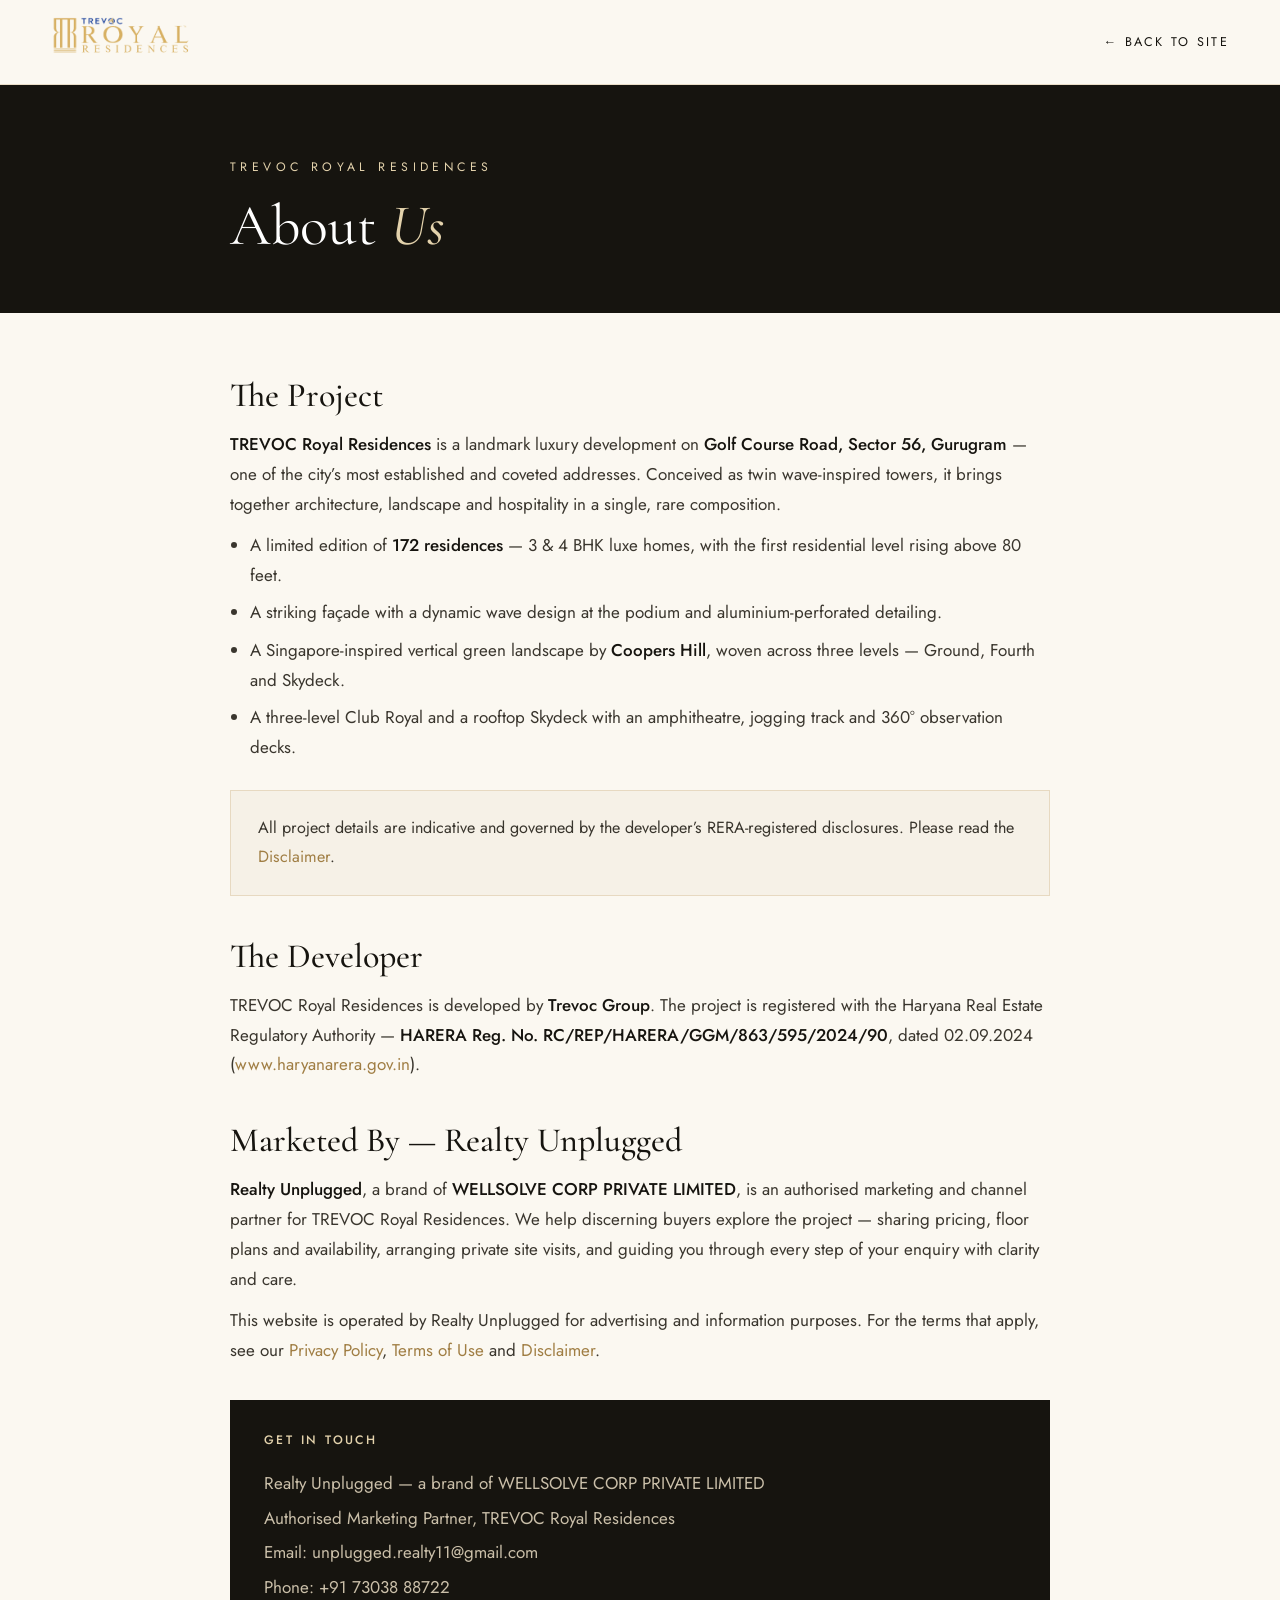
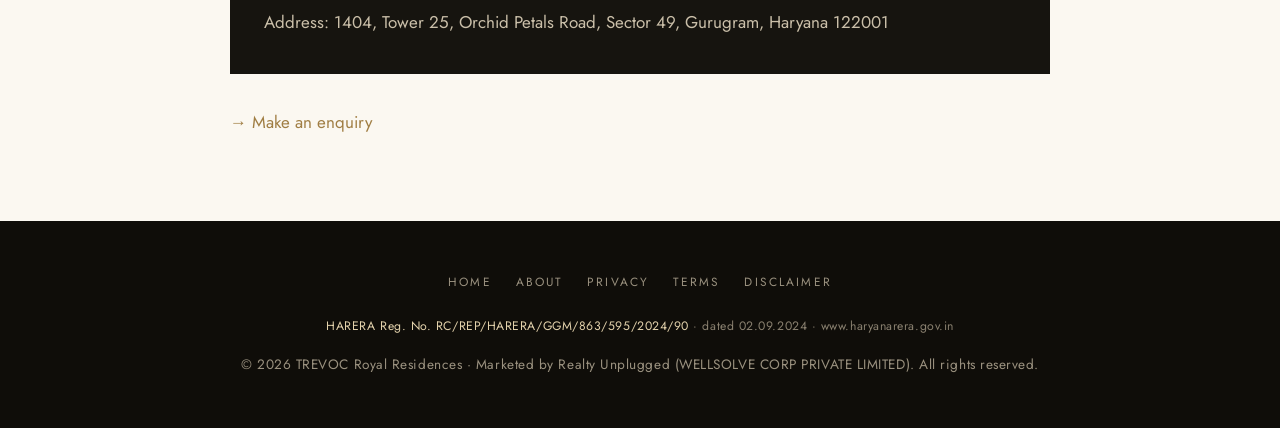
<file: about.html>
<!DOCTYPE html>
<html lang="en">
<head>
<meta charset="UTF-8" />
<meta name="viewport" content="width=device-width, initial-scale=1.0" />
<title>About — TREVOC Royal Residences</title>
<meta name="description" content="About TREVOC Royal Residences on Golf Course Road, Gurugram — and Realty Unplugged, its authorised marketing partner." />
<link rel="icon" href="images/logobox.svg" />
<link rel="preconnect" href="https://fonts.googleapis.com" />
<link rel="preconnect" href="https://fonts.gstatic.com" crossorigin />
<link href="https://fonts.googleapis.com/css2?family=Cormorant+Garamond:ital,wght@0,400;0,500;1,400&family=Jost:wght@300;400;500&display=swap" rel="stylesheet" />
<link rel="stylesheet" href="legal.css" />
<!-- Factors.ai SDK -->
<script>window.faitracker=window.faitracker||function(){this.q=[];var t=new CustomEvent("FAITRACKER_QUEUED_EVENT");return this.init=function(t,e,a){this.TOKEN=t,this.INIT_PARAMS=e,this.INIT_CALLBACK=a,window.dispatchEvent(new CustomEvent("FAITRACKER_INIT_EVENT"))},this.call=function(){var e={k:"",a:[]};if(arguments&&arguments.length>=1){for(var a=1;a<arguments.length;a++)e.a.push(arguments[a]);e.k=arguments[0]}this.q.push(e),window.dispatchEvent(t)},this.message=function(){window.addEventListener("message",function(t){"faitracker"===t.data.origin&&this.call("message",t.data.type,t.data.message)})},this.message(),this.init("5wtd401v259cindln0mfd71rpchb5zj9",{host:"https://api.factors.ai"}),this}(),function(){var t=document.createElement("script");t.type="text/javascript",t.src="https://app.factors.ai/assets/factors.js",t.async=!0,(d=document.getElementsByTagName("script")[0]).parentNode.insertBefore(t,d)}();</script>
</head>
<body>
<header>
  <div class="nav">
    <a href="index.html" class="logo"><img src="images/logo.png" alt="TREVOC Royal Residences" /></a>
    <a href="index.html" class="back">← Back to site</a>
  </div>
</header>

<section class="phead">
  <div class="wrap">
    <span class="eyebrow">TREVOC Royal Residences</span>
    <h1>About <em>Us</em></h1>
  </div>
</section>

<main>
  <div class="wrap">
    <h2>The Project</h2>
    <p><strong>TREVOC Royal Residences</strong> is a landmark luxury development on <strong>Golf Course Road, Sector 56, Gurugram</strong> — one of the city’s most established and coveted addresses. Conceived as twin wave-inspired towers, it brings together architecture, landscape and hospitality in a single, rare composition.</p>
    <ul>
      <li>A limited edition of <strong>172 residences</strong> — 3 &amp; 4 BHK luxe homes, with the first residential level rising above 80 feet.</li>
      <li>A striking façade with a dynamic wave design at the podium and aluminium-perforated detailing.</li>
      <li>A Singapore-inspired vertical green landscape by <strong>Coopers Hill</strong>, woven across three levels — Ground, Fourth and Skydeck.</li>
      <li>A three-level Club Royal and a rooftop Skydeck with an amphitheatre, jogging track and 360° observation decks.</li>
    </ul>
    <div class="note">All project details are indicative and governed by the developer’s RERA-registered disclosures. Please read the <a href="disclaimer.html">Disclaimer</a>.</div>

    <h2>The Developer</h2>
    <p>TREVOC Royal Residences is developed by <strong>Trevoc Group</strong>. The project is registered with the Haryana Real Estate Regulatory Authority — <strong>HARERA Reg. No. RC/REP/HARERA/GGM/863/595/2024/90</strong>, dated 02.09.2024 (<a href="https://haryanarera.gov.in" target="_blank" rel="noopener">www.haryanarera.gov.in</a>).</p>

    <h2>Marketed By — Realty Unplugged</h2>
    <p><strong>Realty Unplugged</strong>, a brand of <strong>WELLSOLVE CORP PRIVATE LIMITED</strong>, is an authorised marketing and channel partner for TREVOC Royal Residences. We help discerning buyers explore the project — sharing pricing, floor plans and availability, arranging private site visits, and guiding you through every step of your enquiry with clarity and care.</p>
    <p>This website is operated by Realty Unplugged for advertising and information purposes. For the terms that apply, see our <a href="privacy.html">Privacy Policy</a>, <a href="terms.html">Terms of Use</a> and <a href="disclaimer.html">Disclaimer</a>.</p>

    <div class="contactcard">
      <h3>Get In Touch</h3>
      <p>Realty Unplugged — a brand of WELLSOLVE CORP PRIVATE LIMITED</p>
      <p>Authorised Marketing Partner, TREVOC Royal Residences</p>
      <p>Email: <a href="mailto:unplugged.realty11@gmail.com">unplugged.realty11@gmail.com</a></p>
      <p>Phone: +91 73038 88722</p>
      <p>Address: 1404, Tower 25, Orchid Petals Road, Sector 49, Gurugram, Haryana 122001</p>
    </div>
    <p style="margin-top:2rem"><a href="index.html#enquire">→ Make an enquiry</a></p>
  </div>
</main>

<footer>
  <div class="wrap">
    <div class="flinks">
      <a href="index.html">Home</a>
      <a href="about.html">About</a>
      <a href="privacy.html">Privacy</a>
      <a href="terms.html">Terms</a>
      <a href="disclaimer.html">Disclaimer</a>
    </div>
    <p class="rera"><b>HARERA Reg. No. RC/REP/HARERA/GGM/863/595/2024/90</b> · dated 02.09.2024 · www.haryanarera.gov.in</p>
    <p>© 2026 TREVOC Royal Residences · Marketed by Realty Unplugged (WELLSOLVE CORP PRIVATE LIMITED). All rights reserved.</p>
  </div>
</footer>
</body>
</html>
</file>
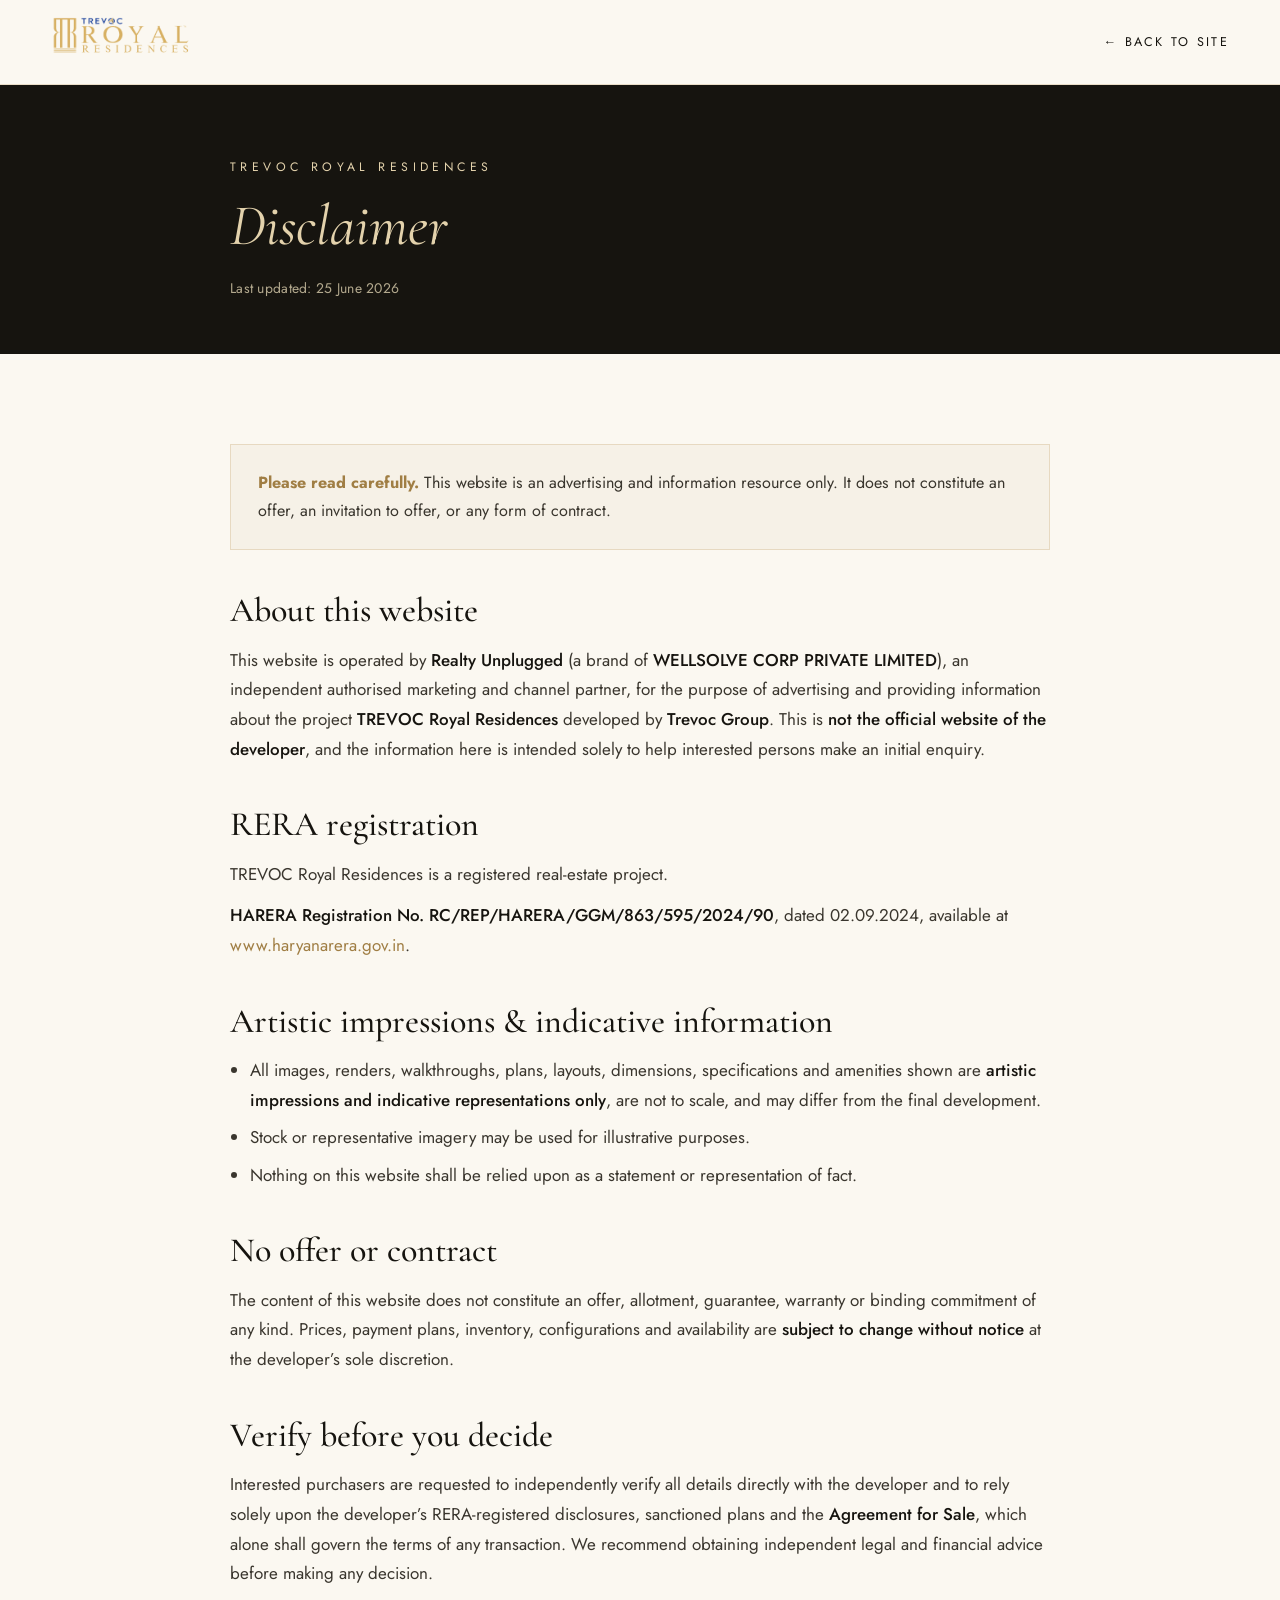
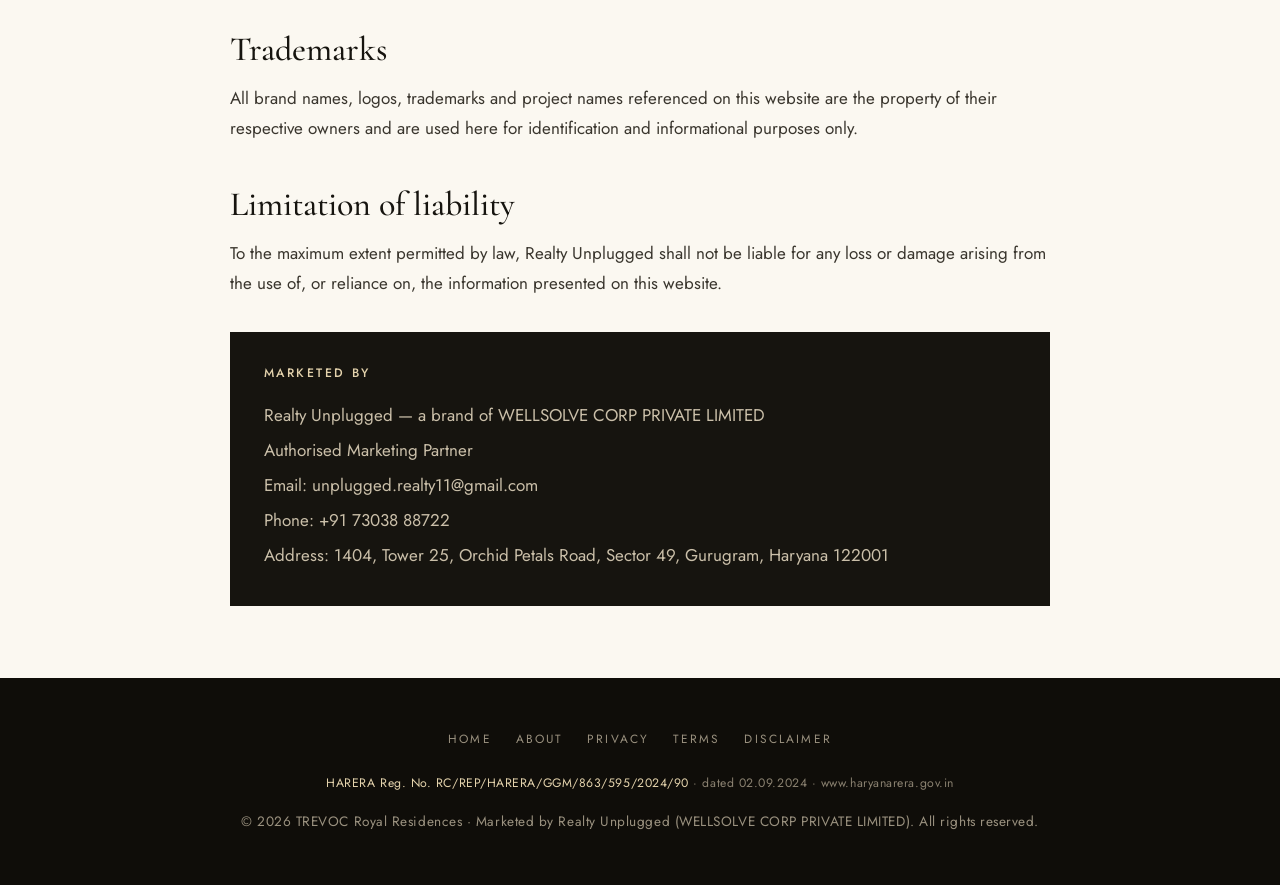
<file: disclaimer.html>
<!DOCTYPE html>
<html lang="en">
<head>
<meta charset="UTF-8" />
<meta name="viewport" content="width=device-width, initial-scale=1.0" />
<title>Disclaimer — TREVOC Royal Residences</title>
<meta name="description" content="Disclaimer for the TREVOC Royal Residences enquiry website, operated by Realty Unplugged." />
<meta name="robots" content="noindex" />
<link rel="icon" href="images/logobox.svg" />
<link rel="preconnect" href="https://fonts.googleapis.com" />
<link rel="preconnect" href="https://fonts.gstatic.com" crossorigin />
<link href="https://fonts.googleapis.com/css2?family=Cormorant+Garamond:ital,wght@0,400;0,500;1,400&family=Jost:wght@300;400;500&display=swap" rel="stylesheet" />
<link rel="stylesheet" href="legal.css" />
<!-- Factors.ai SDK -->
<script>window.faitracker=window.faitracker||function(){this.q=[];var t=new CustomEvent("FAITRACKER_QUEUED_EVENT");return this.init=function(t,e,a){this.TOKEN=t,this.INIT_PARAMS=e,this.INIT_CALLBACK=a,window.dispatchEvent(new CustomEvent("FAITRACKER_INIT_EVENT"))},this.call=function(){var e={k:"",a:[]};if(arguments&&arguments.length>=1){for(var a=1;a<arguments.length;a++)e.a.push(arguments[a]);e.k=arguments[0]}this.q.push(e),window.dispatchEvent(t)},this.message=function(){window.addEventListener("message",function(t){"faitracker"===t.data.origin&&this.call("message",t.data.type,t.data.message)})},this.message(),this.init("5wtd401v259cindln0mfd71rpchb5zj9",{host:"https://api.factors.ai"}),this}(),function(){var t=document.createElement("script");t.type="text/javascript",t.src="https://app.factors.ai/assets/factors.js",t.async=!0,(d=document.getElementsByTagName("script")[0]).parentNode.insertBefore(t,d)}();</script>
</head>
<body>
<header>
  <div class="nav">
    <a href="index.html" class="logo"><img src="images/logo.png" alt="TREVOC Royal Residences" /></a>
    <a href="index.html" class="back">← Back to site</a>
  </div>
</header>

<section class="phead">
  <div class="wrap">
    <span class="eyebrow">TREVOC Royal Residences</span>
    <h1><em>Disclaimer</em></h1>
    <p class="upd">Last updated: 25 June 2026</p>
  </div>
</section>

<main>
  <div class="wrap">
    <div class="note"><b>Please read carefully.</b> This website is an advertising and information resource only. It does not constitute an offer, an invitation to offer, or any form of contract.</div>

    <h2>About this website</h2>
    <p>This website is operated by <strong>Realty Unplugged</strong> (a brand of <strong>WELLSOLVE CORP PRIVATE LIMITED</strong>), an independent authorised marketing and channel partner, for the purpose of advertising and providing information about the project <strong>TREVOC Royal Residences</strong> developed by <strong>Trevoc Group</strong>. This is <strong>not the official website of the developer</strong>, and the information here is intended solely to help interested persons make an initial enquiry.</p>

    <h2>RERA registration</h2>
    <p>TREVOC Royal Residences is a registered real-estate project.</p>
    <p><strong>HARERA Registration No. RC/REP/HARERA/GGM/863/595/2024/90</strong>, dated 02.09.2024, available at <a href="https://haryanarera.gov.in" target="_blank" rel="noopener">www.haryanarera.gov.in</a>.</p>

    <h2>Artistic impressions &amp; indicative information</h2>
    <ul>
      <li>All images, renders, walkthroughs, plans, layouts, dimensions, specifications and amenities shown are <strong>artistic impressions and indicative representations only</strong>, are not to scale, and may differ from the final development.</li>
      <li>Stock or representative imagery may be used for illustrative purposes.</li>
      <li>Nothing on this website shall be relied upon as a statement or representation of fact.</li>
    </ul>

    <h2>No offer or contract</h2>
    <p>The content of this website does not constitute an offer, allotment, guarantee, warranty or binding commitment of any kind. Prices, payment plans, inventory, configurations and availability are <strong>subject to change without notice</strong> at the developer’s sole discretion.</p>

    <h2>Verify before you decide</h2>
    <p>Interested purchasers are requested to independently verify all details directly with the developer and to rely solely upon the developer’s RERA-registered disclosures, sanctioned plans and the <strong>Agreement for Sale</strong>, which alone shall govern the terms of any transaction. We recommend obtaining independent legal and financial advice before making any decision.</p>

    <h2>Trademarks</h2>
    <p>All brand names, logos, trademarks and project names referenced on this website are the property of their respective owners and are used here for identification and informational purposes only.</p>

    <h2>Limitation of liability</h2>
    <p>To the maximum extent permitted by law, Realty Unplugged shall not be liable for any loss or damage arising from the use of, or reliance on, the information presented on this website.</p>

    <div class="contactcard">
      <h3>Marketed By</h3>
      <p>Realty Unplugged — a brand of WELLSOLVE CORP PRIVATE LIMITED</p>
      <p>Authorised Marketing Partner</p>
      <p>Email: <a href="mailto:unplugged.realty11@gmail.com">unplugged.realty11@gmail.com</a></p>
      <p>Phone: +91 73038 88722</p>
      <p>Address: 1404, Tower 25, Orchid Petals Road, Sector 49, Gurugram, Haryana 122001</p>
    </div>
  </div>
</main>

<footer>
  <div class="wrap">
    <div class="flinks">
      <a href="index.html">Home</a>
      <a href="about.html">About</a>
      <a href="privacy.html">Privacy</a>
      <a href="terms.html">Terms</a>
      <a href="disclaimer.html">Disclaimer</a>
    </div>
    <p class="rera"><b>HARERA Reg. No. RC/REP/HARERA/GGM/863/595/2024/90</b> · dated 02.09.2024 · www.haryanarera.gov.in</p>
    <p>© 2026 TREVOC Royal Residences · Marketed by Realty Unplugged (WELLSOLVE CORP PRIVATE LIMITED). All rights reserved.</p>
  </div>
</footer>
</body>
</html>
</file>
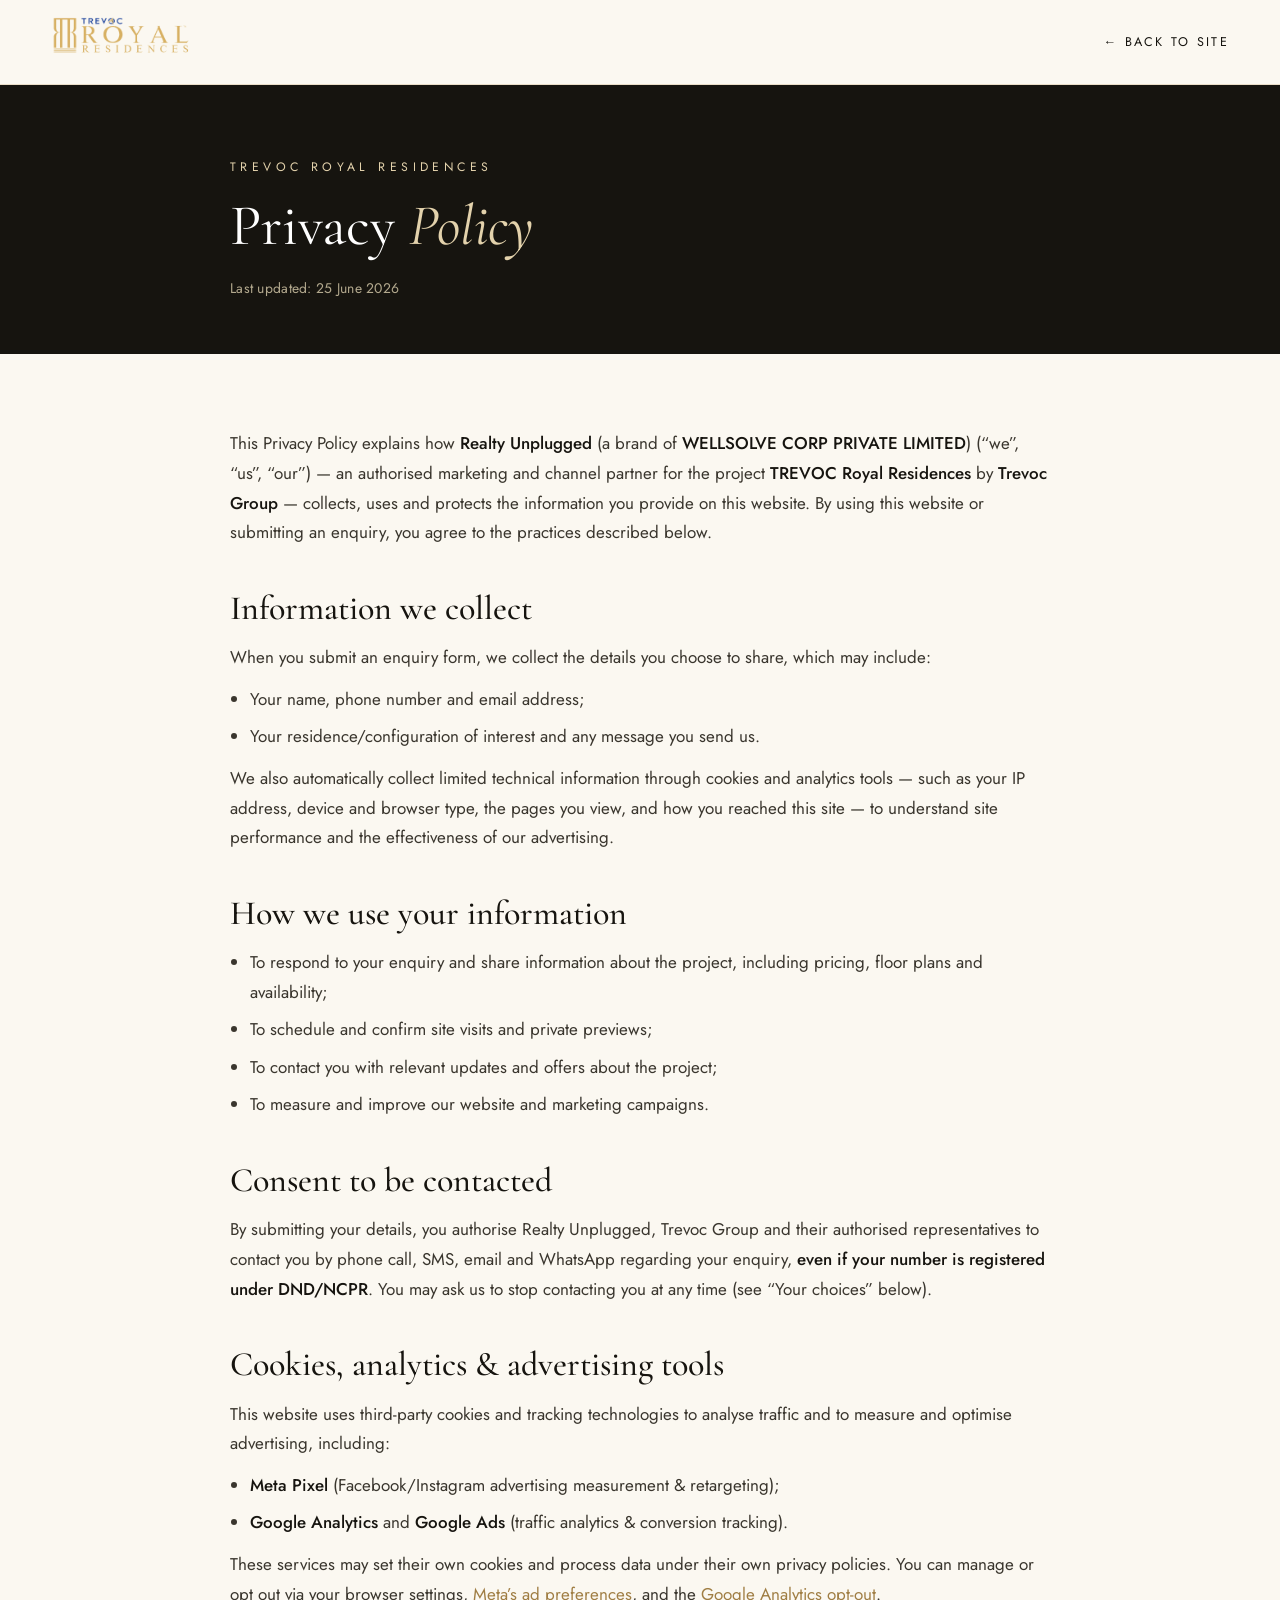
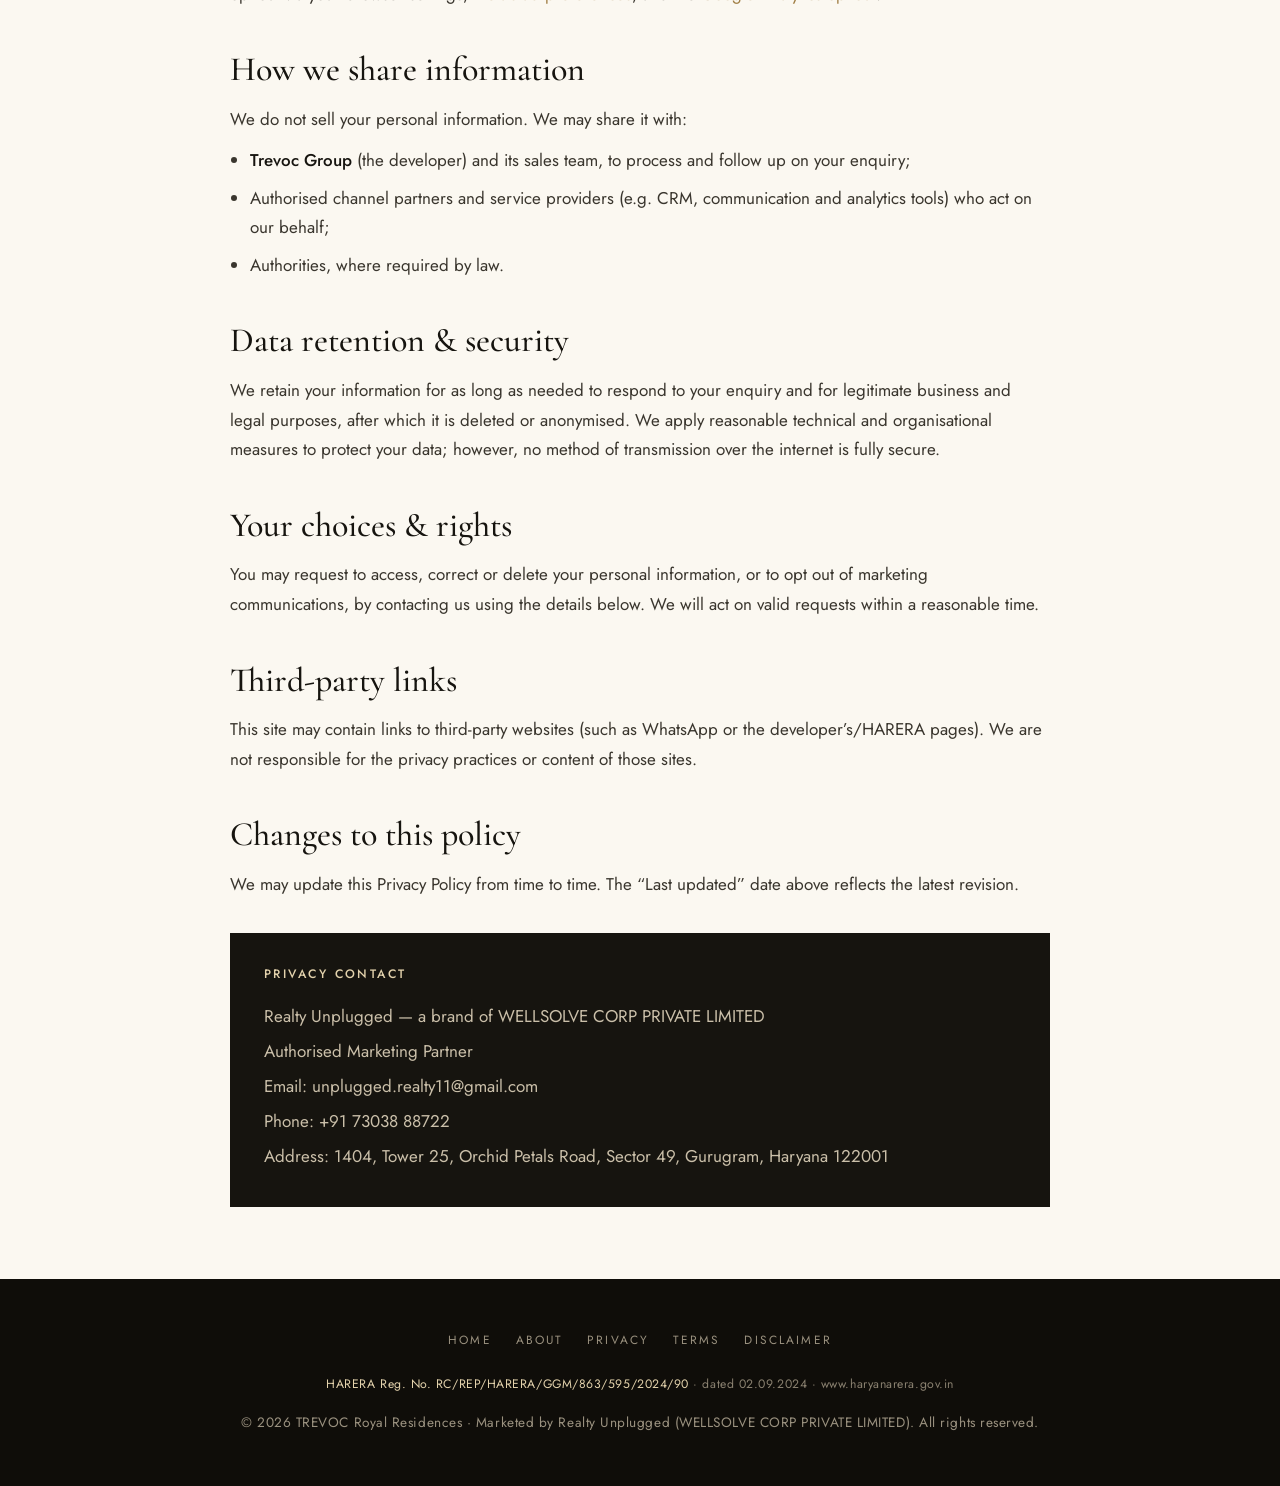
<file: privacy.html>
<!DOCTYPE html>
<html lang="en">
<head>
<meta charset="UTF-8" />
<meta name="viewport" content="width=device-width, initial-scale=1.0" />
<title>Privacy Policy — TREVOC Royal Residences</title>
<meta name="description" content="Privacy Policy for the TREVOC Royal Residences enquiry website, operated by Realty Unplugged." />
<meta name="robots" content="noindex" />
<link rel="icon" href="images/logobox.svg" />
<link rel="preconnect" href="https://fonts.googleapis.com" />
<link rel="preconnect" href="https://fonts.gstatic.com" crossorigin />
<link href="https://fonts.googleapis.com/css2?family=Cormorant+Garamond:ital,wght@0,400;0,500;1,400&family=Jost:wght@300;400;500&display=swap" rel="stylesheet" />
<link rel="stylesheet" href="legal.css" />
<!-- Factors.ai SDK -->
<script>window.faitracker=window.faitracker||function(){this.q=[];var t=new CustomEvent("FAITRACKER_QUEUED_EVENT");return this.init=function(t,e,a){this.TOKEN=t,this.INIT_PARAMS=e,this.INIT_CALLBACK=a,window.dispatchEvent(new CustomEvent("FAITRACKER_INIT_EVENT"))},this.call=function(){var e={k:"",a:[]};if(arguments&&arguments.length>=1){for(var a=1;a<arguments.length;a++)e.a.push(arguments[a]);e.k=arguments[0]}this.q.push(e),window.dispatchEvent(t)},this.message=function(){window.addEventListener("message",function(t){"faitracker"===t.data.origin&&this.call("message",t.data.type,t.data.message)})},this.message(),this.init("5wtd401v259cindln0mfd71rpchb5zj9",{host:"https://api.factors.ai"}),this}(),function(){var t=document.createElement("script");t.type="text/javascript",t.src="https://app.factors.ai/assets/factors.js",t.async=!0,(d=document.getElementsByTagName("script")[0]).parentNode.insertBefore(t,d)}();</script>
</head>
<body>
<header>
  <div class="nav">
    <a href="index.html" class="logo"><img src="images/logo.png" alt="TREVOC Royal Residences" /></a>
    <a href="index.html" class="back">← Back to site</a>
  </div>
</header>

<section class="phead">
  <div class="wrap">
    <span class="eyebrow">TREVOC Royal Residences</span>
    <h1>Privacy <em>Policy</em></h1>
    <p class="upd">Last updated: 25 June 2026</p>
  </div>
</section>

<main>
  <div class="wrap">
    <p>This Privacy Policy explains how <strong>Realty Unplugged</strong> (a brand of <strong>WELLSOLVE CORP PRIVATE LIMITED</strong>) (“we”, “us”, “our”) — an authorised marketing and channel partner for the project <strong>TREVOC Royal Residences</strong> by <strong>Trevoc Group</strong> — collects, uses and protects the information you provide on this website. By using this website or submitting an enquiry, you agree to the practices described below.</p>

    <h2>Information we collect</h2>
    <p>When you submit an enquiry form, we collect the details you choose to share, which may include:</p>
    <ul>
      <li>Your name, phone number and email address;</li>
      <li>Your residence/configuration of interest and any message you send us.</li>
    </ul>
    <p>We also automatically collect limited technical information through cookies and analytics tools — such as your IP address, device and browser type, the pages you view, and how you reached this site — to understand site performance and the effectiveness of our advertising.</p>

    <h2>How we use your information</h2>
    <ul>
      <li>To respond to your enquiry and share information about the project, including pricing, floor plans and availability;</li>
      <li>To schedule and confirm site visits and private previews;</li>
      <li>To contact you with relevant updates and offers about the project;</li>
      <li>To measure and improve our website and marketing campaigns.</li>
    </ul>

    <h2>Consent to be contacted</h2>
    <p>By submitting your details, you authorise Realty Unplugged, Trevoc Group and their authorised representatives to contact you by phone call, SMS, email and WhatsApp regarding your enquiry, <strong>even if your number is registered under DND/NCPR</strong>. You may ask us to stop contacting you at any time (see “Your choices” below).</p>

    <h2>Cookies, analytics &amp; advertising tools</h2>
    <p>This website uses third-party cookies and tracking technologies to analyse traffic and to measure and optimise advertising, including:</p>
    <ul>
      <li><strong>Meta Pixel</strong> (Facebook/Instagram advertising measurement &amp; retargeting);</li>
      <li><strong>Google Analytics</strong> and <strong>Google Ads</strong> (traffic analytics &amp; conversion tracking).</li>
    </ul>
    <p>These services may set their own cookies and process data under their own privacy policies. You can manage or opt out via your browser settings, <a href="https://www.facebook.com/about/ads" target="_blank" rel="noopener">Meta’s ad preferences</a>, and the <a href="https://tools.google.com/dlpage/gaoptout" target="_blank" rel="noopener">Google Analytics opt-out</a>.</p>

    <h2>How we share information</h2>
    <p>We do not sell your personal information. We may share it with:</p>
    <ul>
      <li><strong>Trevoc Group</strong> (the developer) and its sales team, to process and follow up on your enquiry;</li>
      <li>Authorised channel partners and service providers (e.g. CRM, communication and analytics tools) who act on our behalf;</li>
      <li>Authorities, where required by law.</li>
    </ul>

    <h2>Data retention &amp; security</h2>
    <p>We retain your information for as long as needed to respond to your enquiry and for legitimate business and legal purposes, after which it is deleted or anonymised. We apply reasonable technical and organisational measures to protect your data; however, no method of transmission over the internet is fully secure.</p>

    <h2>Your choices &amp; rights</h2>
    <p>You may request to access, correct or delete your personal information, or to opt out of marketing communications, by contacting us using the details below. We will act on valid requests within a reasonable time.</p>

    <h2>Third-party links</h2>
    <p>This site may contain links to third-party websites (such as WhatsApp or the developer’s/HARERA pages). We are not responsible for the privacy practices or content of those sites.</p>

    <h2>Changes to this policy</h2>
    <p>We may update this Privacy Policy from time to time. The “Last updated” date above reflects the latest revision.</p>

    <div class="contactcard">
      <h3>Privacy Contact</h3>
      <p>Realty Unplugged — a brand of WELLSOLVE CORP PRIVATE LIMITED</p>
      <p>Authorised Marketing Partner</p>
      <p>Email: <a href="mailto:unplugged.realty11@gmail.com">unplugged.realty11@gmail.com</a></p>
      <p>Phone: +91 73038 88722</p>
      <p>Address: 1404, Tower 25, Orchid Petals Road, Sector 49, Gurugram, Haryana 122001</p>
    </div>
  </div>
</main>

<footer>
  <div class="wrap">
    <div class="flinks">
      <a href="index.html">Home</a>
      <a href="about.html">About</a>
      <a href="privacy.html">Privacy</a>
      <a href="terms.html">Terms</a>
      <a href="disclaimer.html">Disclaimer</a>
    </div>
    <p class="rera"><b>HARERA Reg. No. RC/REP/HARERA/GGM/863/595/2024/90</b> · dated 02.09.2024 · www.haryanarera.gov.in</p>
    <p>© 2026 TREVOC Royal Residences · Marketed by Realty Unplugged (WELLSOLVE CORP PRIVATE LIMITED). All rights reserved.</p>
  </div>
</footer>
</body>
</html>
</file>
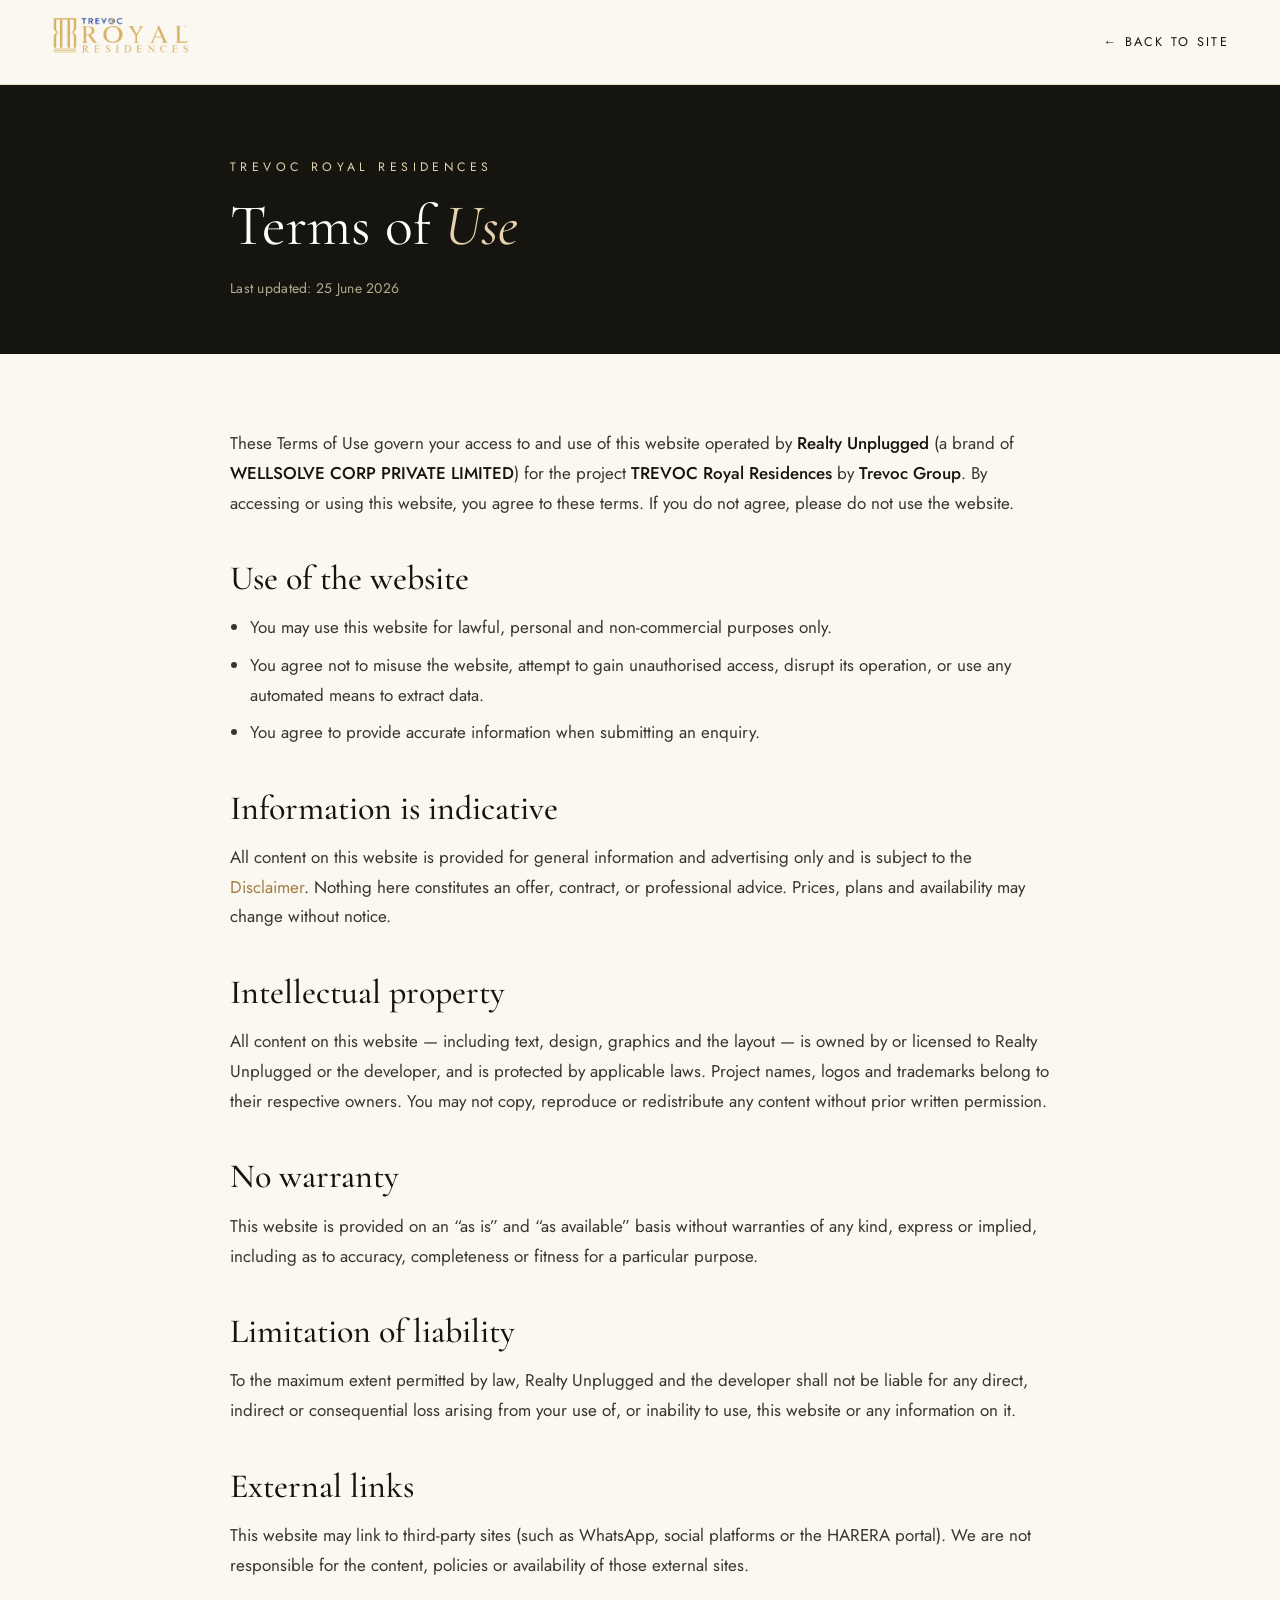
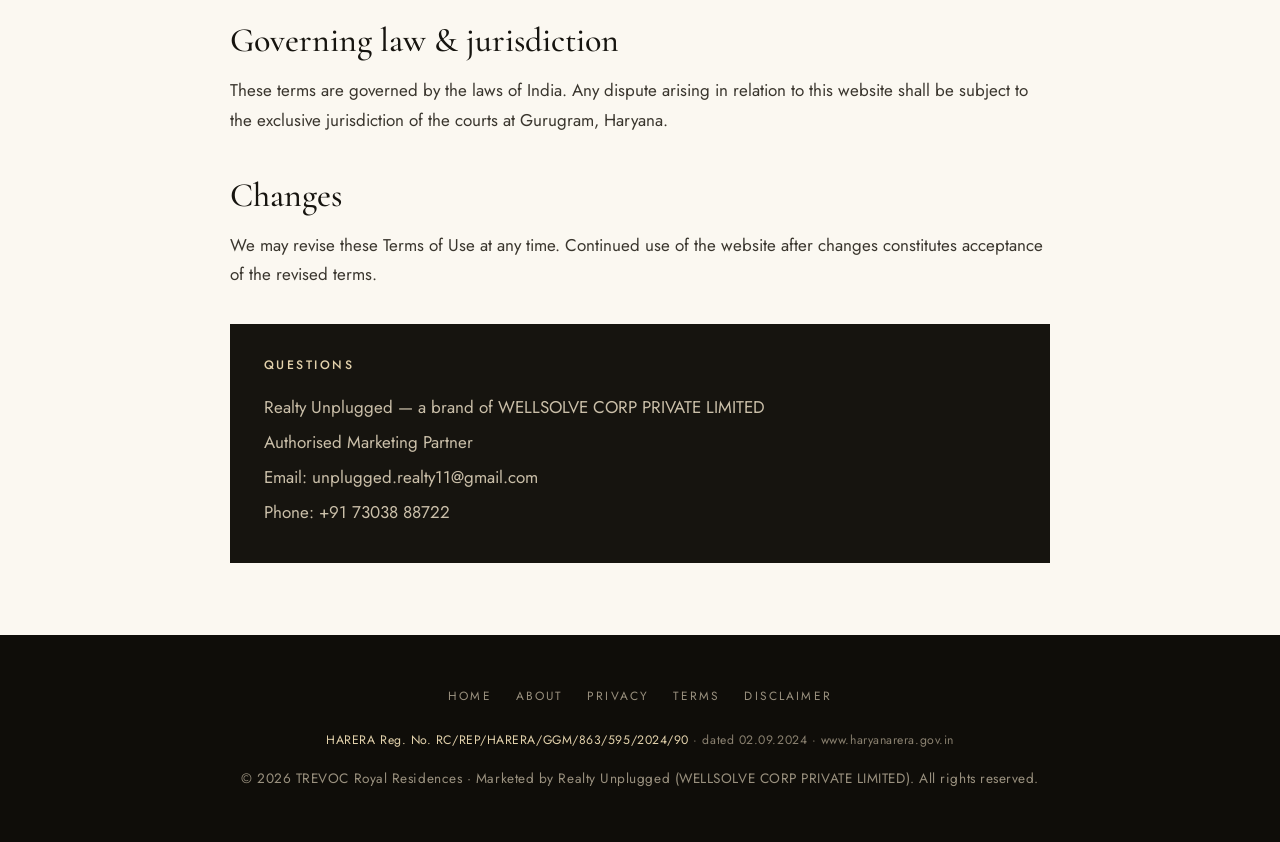
<file: terms.html>
<!DOCTYPE html>
<html lang="en">
<head>
<meta charset="UTF-8" />
<meta name="viewport" content="width=device-width, initial-scale=1.0" />
<title>Terms of Use — TREVOC Royal Residences</title>
<meta name="description" content="Terms of Use for the TREVOC Royal Residences enquiry website, operated by Realty Unplugged." />
<meta name="robots" content="noindex" />
<link rel="icon" href="images/logobox.svg" />
<link rel="preconnect" href="https://fonts.googleapis.com" />
<link rel="preconnect" href="https://fonts.gstatic.com" crossorigin />
<link href="https://fonts.googleapis.com/css2?family=Cormorant+Garamond:ital,wght@0,400;0,500;1,400&family=Jost:wght@300;400;500&display=swap" rel="stylesheet" />
<link rel="stylesheet" href="legal.css" />
<!-- Factors.ai SDK -->
<script>window.faitracker=window.faitracker||function(){this.q=[];var t=new CustomEvent("FAITRACKER_QUEUED_EVENT");return this.init=function(t,e,a){this.TOKEN=t,this.INIT_PARAMS=e,this.INIT_CALLBACK=a,window.dispatchEvent(new CustomEvent("FAITRACKER_INIT_EVENT"))},this.call=function(){var e={k:"",a:[]};if(arguments&&arguments.length>=1){for(var a=1;a<arguments.length;a++)e.a.push(arguments[a]);e.k=arguments[0]}this.q.push(e),window.dispatchEvent(t)},this.message=function(){window.addEventListener("message",function(t){"faitracker"===t.data.origin&&this.call("message",t.data.type,t.data.message)})},this.message(),this.init("5wtd401v259cindln0mfd71rpchb5zj9",{host:"https://api.factors.ai"}),this}(),function(){var t=document.createElement("script");t.type="text/javascript",t.src="https://app.factors.ai/assets/factors.js",t.async=!0,(d=document.getElementsByTagName("script")[0]).parentNode.insertBefore(t,d)}();</script>
</head>
<body>
<header>
  <div class="nav">
    <a href="index.html" class="logo"><img src="images/logo.png" alt="TREVOC Royal Residences" /></a>
    <a href="index.html" class="back">← Back to site</a>
  </div>
</header>

<section class="phead">
  <div class="wrap">
    <span class="eyebrow">TREVOC Royal Residences</span>
    <h1>Terms of <em>Use</em></h1>
    <p class="upd">Last updated: 25 June 2026</p>
  </div>
</section>

<main>
  <div class="wrap">
    <p>These Terms of Use govern your access to and use of this website operated by <strong>Realty Unplugged</strong> (a brand of <strong>WELLSOLVE CORP PRIVATE LIMITED</strong>) for the project <strong>TREVOC Royal Residences</strong> by <strong>Trevoc Group</strong>. By accessing or using this website, you agree to these terms. If you do not agree, please do not use the website.</p>

    <h2>Use of the website</h2>
    <ul>
      <li>You may use this website for lawful, personal and non-commercial purposes only.</li>
      <li>You agree not to misuse the website, attempt to gain unauthorised access, disrupt its operation, or use any automated means to extract data.</li>
      <li>You agree to provide accurate information when submitting an enquiry.</li>
    </ul>

    <h2>Information is indicative</h2>
    <p>All content on this website is provided for general information and advertising only and is subject to the <a href="disclaimer.html">Disclaimer</a>. Nothing here constitutes an offer, contract, or professional advice. Prices, plans and availability may change without notice.</p>

    <h2>Intellectual property</h2>
    <p>All content on this website — including text, design, graphics and the layout — is owned by or licensed to Realty Unplugged or the developer, and is protected by applicable laws. Project names, logos and trademarks belong to their respective owners. You may not copy, reproduce or redistribute any content without prior written permission.</p>

    <h2>No warranty</h2>
    <p>This website is provided on an “as is” and “as available” basis without warranties of any kind, express or implied, including as to accuracy, completeness or fitness for a particular purpose.</p>

    <h2>Limitation of liability</h2>
    <p>To the maximum extent permitted by law, Realty Unplugged and the developer shall not be liable for any direct, indirect or consequential loss arising from your use of, or inability to use, this website or any information on it.</p>

    <h2>External links</h2>
    <p>This website may link to third-party sites (such as WhatsApp, social platforms or the HARERA portal). We are not responsible for the content, policies or availability of those external sites.</p>

    <h2>Governing law &amp; jurisdiction</h2>
    <p>These terms are governed by the laws of India. Any dispute arising in relation to this website shall be subject to the exclusive jurisdiction of the courts at Gurugram, Haryana.</p>

    <h2>Changes</h2>
    <p>We may revise these Terms of Use at any time. Continued use of the website after changes constitutes acceptance of the revised terms.</p>

    <div class="contactcard">
      <h3>Questions</h3>
      <p>Realty Unplugged — a brand of WELLSOLVE CORP PRIVATE LIMITED</p>
      <p>Authorised Marketing Partner</p>
      <p>Email: <a href="mailto:unplugged.realty11@gmail.com">unplugged.realty11@gmail.com</a></p>
      <p>Phone: +91 73038 88722</p>
    </div>
  </div>
</main>

<footer>
  <div class="wrap">
    <div class="flinks">
      <a href="index.html">Home</a>
      <a href="about.html">About</a>
      <a href="privacy.html">Privacy</a>
      <a href="terms.html">Terms</a>
      <a href="disclaimer.html">Disclaimer</a>
    </div>
    <p class="rera"><b>HARERA Reg. No. RC/REP/HARERA/GGM/863/595/2024/90</b> · dated 02.09.2024 · www.haryanarera.gov.in</p>
    <p>© 2026 TREVOC Royal Residences · Marketed by Realty Unplugged (WELLSOLVE CORP PRIVATE LIMITED). All rights reserved.</p>
  </div>
</footer>
</body>
</html>
</file>
<file: legal.css>
/* Shared styles for TREVOC legal / about pages */
:root{
  --gold:#bd9b5f;--gold-deep:#a07e44;--gold-soft:#e3d2ac;
  --ink:#16140f;--charcoal:#211e18;--cream:#f6f1e7;--paper:#fbf8f1;
  --body:#39352d;--muted:#6f6757;--line:rgba(189,155,95,.28);
  --serif:'Cormorant Garamond',Georgia,serif;--sans:'Jost',-apple-system,Helvetica,Arial,sans-serif;
}
*{margin:0;padding:0;box-sizing:border-box}
html{font-size:17px;scroll-behavior:smooth}
body{font-family:var(--sans);background:var(--paper);color:var(--body);font-weight:400;line-height:1.75;-webkit-font-smoothing:antialiased}
a{color:var(--gold-deep);text-decoration:none}
a:hover{text-decoration:underline}
.wrap{width:min(820px,90vw);margin-inline:auto}

/* header */
header{position:sticky;top:0;z-index:10;background:rgba(251,248,241,.95);backdrop-filter:blur(12px);border-bottom:1px solid var(--line)}
.nav{display:flex;align-items:center;justify-content:space-between;width:min(1180px,92vw);margin-inline:auto;padding:1rem 0}
.nav .logo img{height:40px;width:auto}
.nav .back{font-size:.74rem;letter-spacing:.18em;text-transform:uppercase;color:var(--ink);display:inline-flex;align-items:center;gap:.5rem}
.nav .back:hover{color:var(--gold-deep);text-decoration:none}

/* page head */
.phead{background:var(--ink);color:var(--cream);padding:clamp(3rem,8vh,5rem) 0 clamp(2.5rem,6vh,4rem)}
.phead .eyebrow{font-size:.72rem;letter-spacing:.36em;text-transform:uppercase;color:var(--gold-soft);display:block;margin-bottom:1rem}
.phead h1{font-family:var(--serif);font-weight:400;font-size:clamp(2.2rem,5vw,3.4rem);line-height:1.1;color:#fff}
.phead h1 em{font-style:italic;color:var(--gold-soft)}
.phead .upd{margin-top:1rem;font-size:.82rem;color:#b3a98e;letter-spacing:.02em}

/* body */
main{padding:clamp(3rem,7vh,5rem) 0 clamp(3rem,8vh,6rem)}
main h2{font-family:var(--serif);font-weight:500;font-size:clamp(1.5rem,3vw,2rem);color:var(--ink);margin:2.4rem 0 .8rem;line-height:1.2}
main h2:first-child{margin-top:0}
main h3{font-family:var(--sans);font-weight:500;font-size:1.05rem;color:var(--ink);margin:1.6rem 0 .4rem}
main p{margin:.7rem 0;color:#3a362e}
main ul{margin:.7rem 0 .7rem 1.2rem}
main li{margin:.45rem 0;color:#3a362e}
main strong{color:var(--ink);font-weight:500}
.note{background:var(--cream);border:1px solid var(--line);padding:1.4rem 1.6rem;margin:1.6rem 0;font-size:.95rem}
.note b{color:var(--gold-deep)}
.ph{color:#b3742e;background:#fbe7d2;padding:0 .3em;border-radius:2px;font-style:normal}
.contactcard{background:var(--ink);color:var(--cream);padding:1.8rem 2rem;margin-top:2rem}
.contactcard h3{color:var(--gold-soft);font-family:var(--sans);font-size:.72rem;letter-spacing:.2em;text-transform:uppercase;margin:0 0 1rem}
.contactcard a{color:#cabfa9}
.contactcard p{color:#cabfa9;margin:.3rem 0}

/* footer */
footer{background:#0f0d09;color:#9a917f;padding:3rem 0;text-align:center;font-size:.8rem;letter-spacing:.04em}
footer .flinks{display:flex;flex-wrap:wrap;justify-content:center;gap:1.4rem;margin-bottom:1.4rem;font-size:.7rem;letter-spacing:.18em;text-transform:uppercase}
footer .flinks a{color:#9a917f}
footer .flinks a:hover{color:var(--gold-soft);text-decoration:none}
footer .rera{color:#8a8170;font-size:.72rem;max-width:680px;margin:0 auto 1rem;line-height:1.6}
footer .rera b{color:var(--gold-soft);font-weight:400}
</file>
